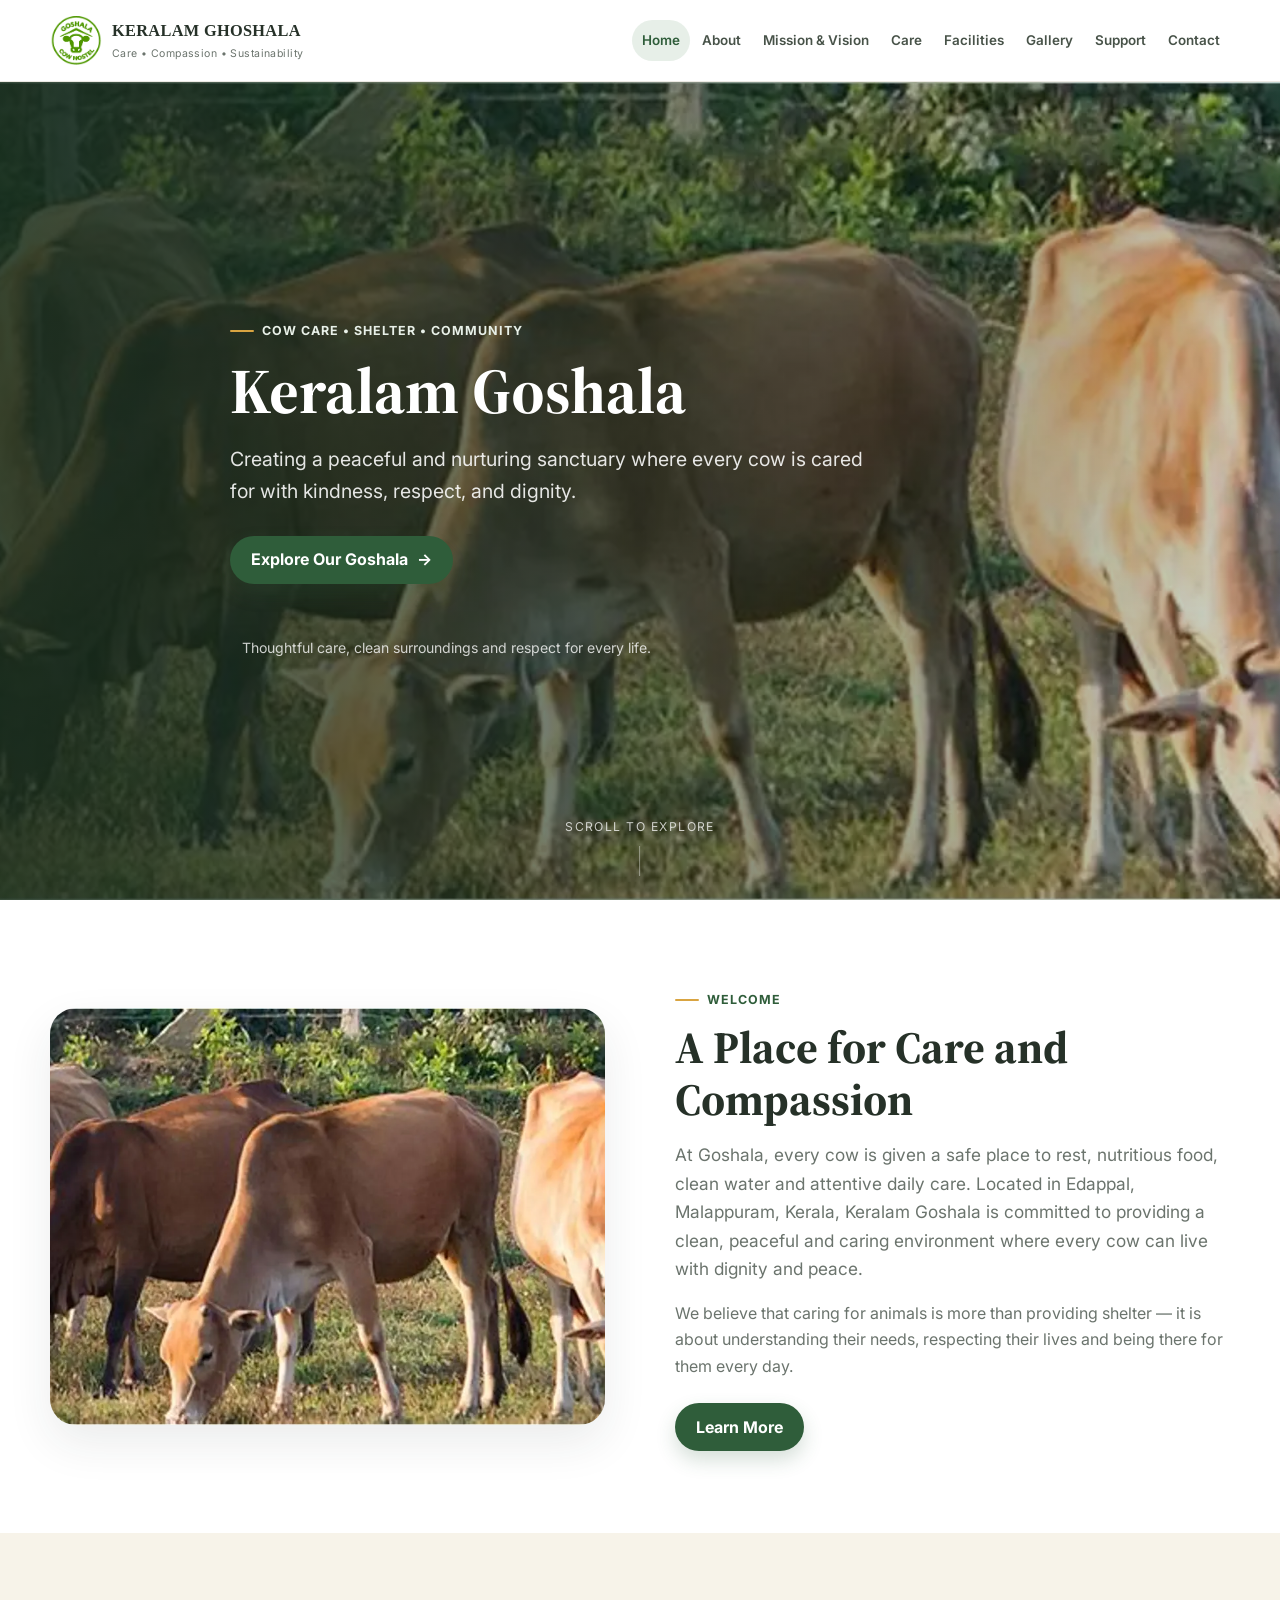
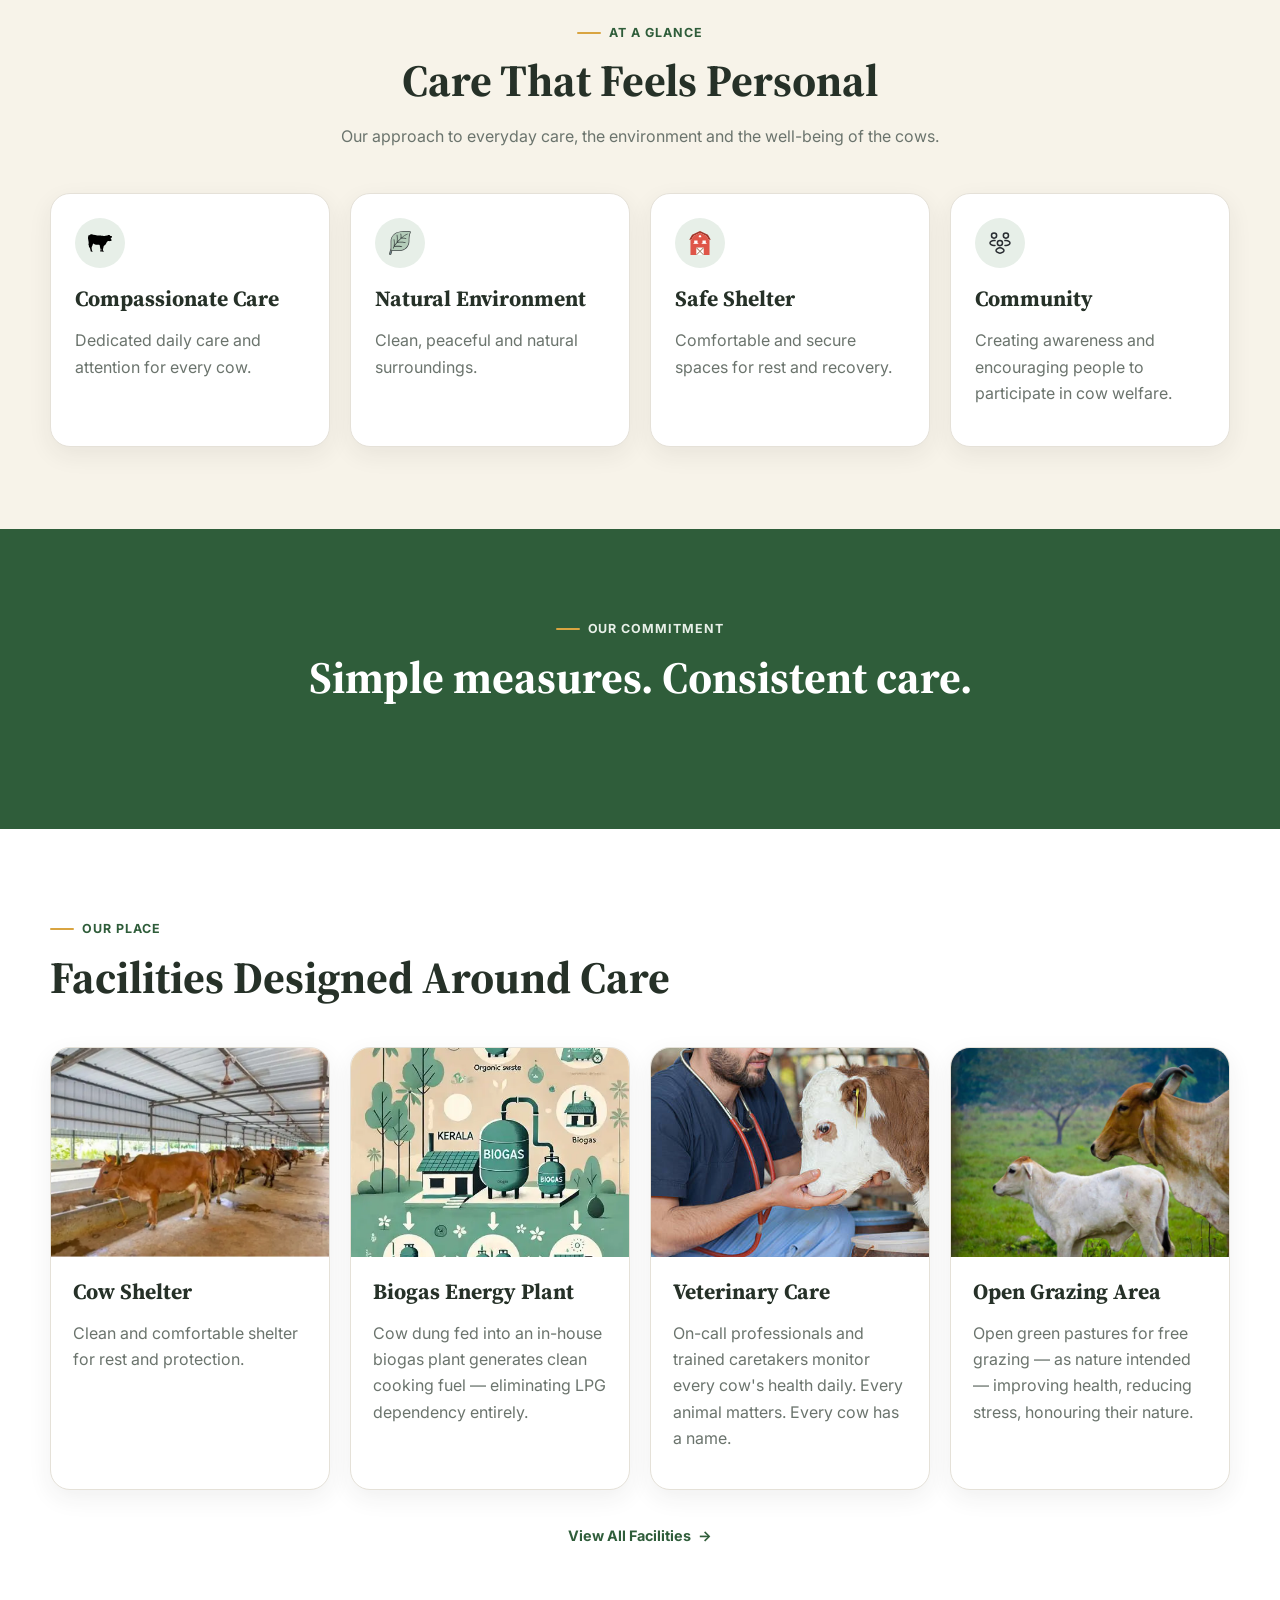
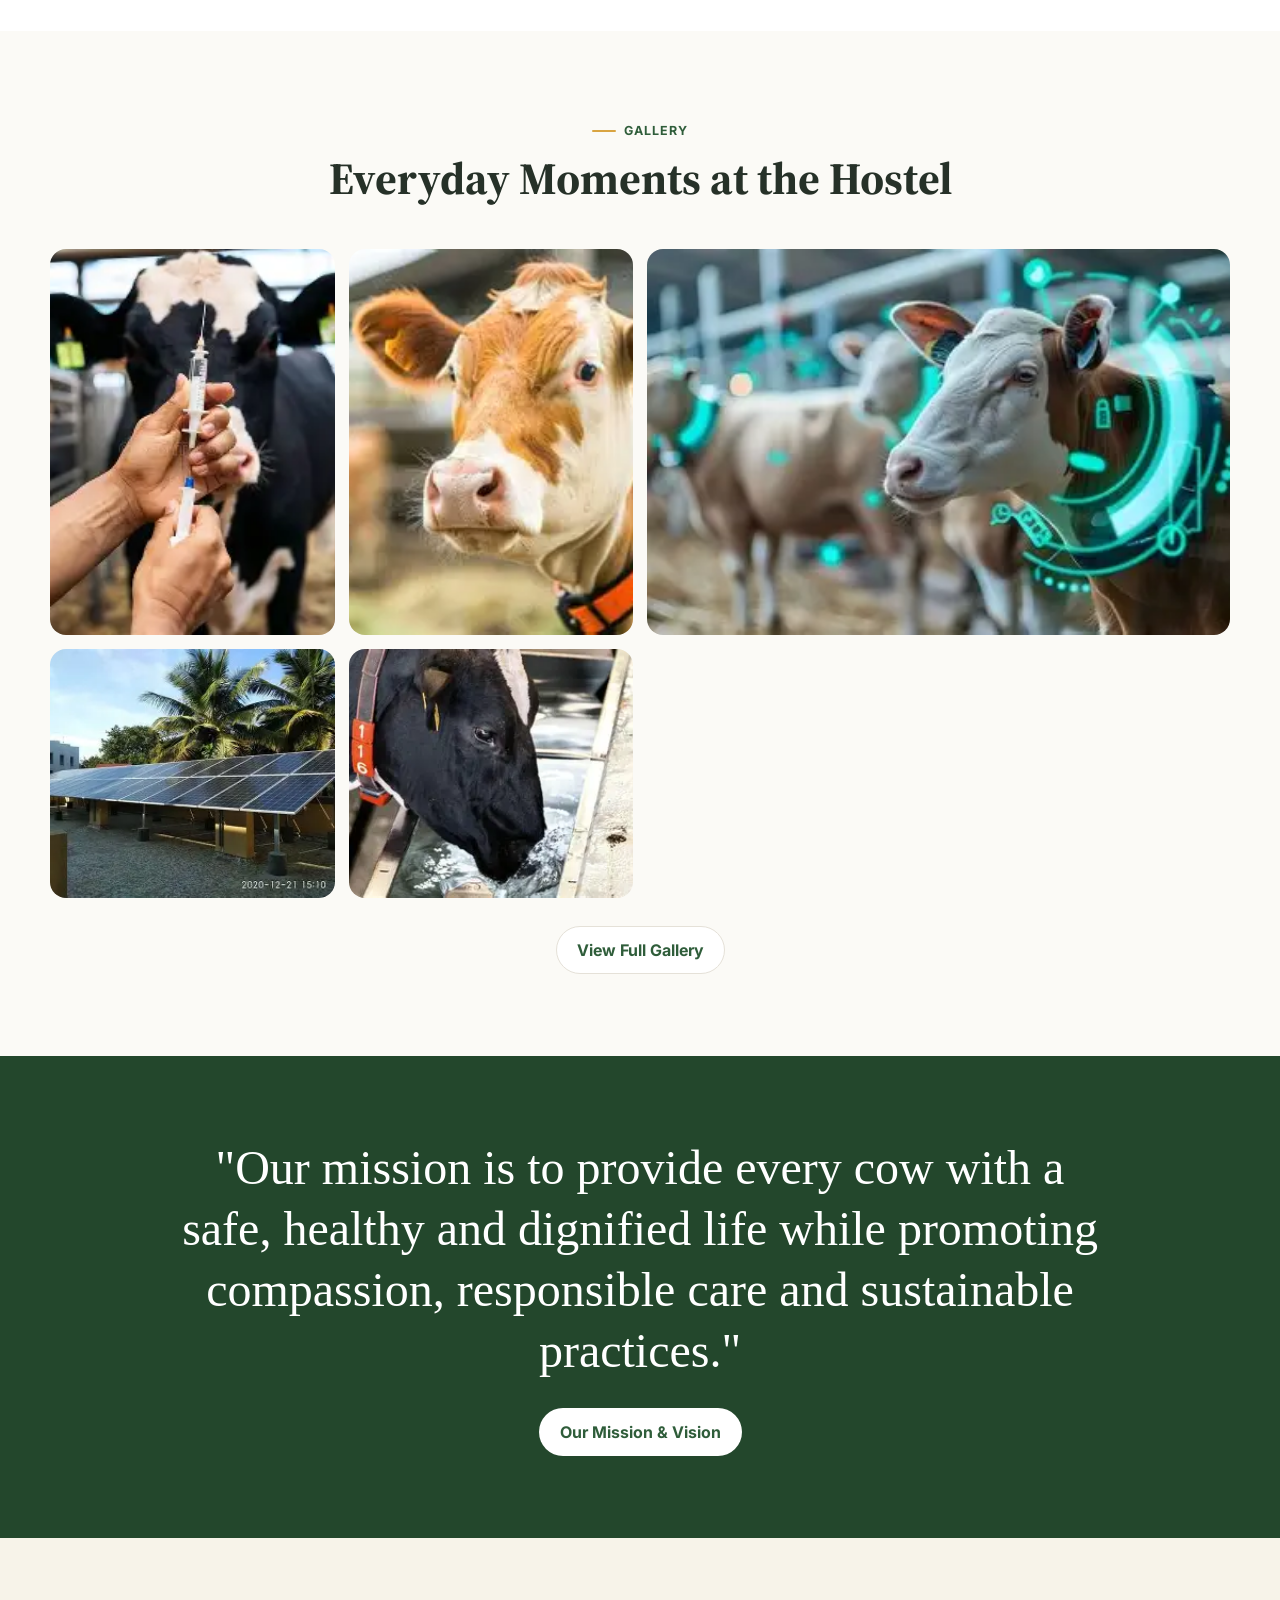
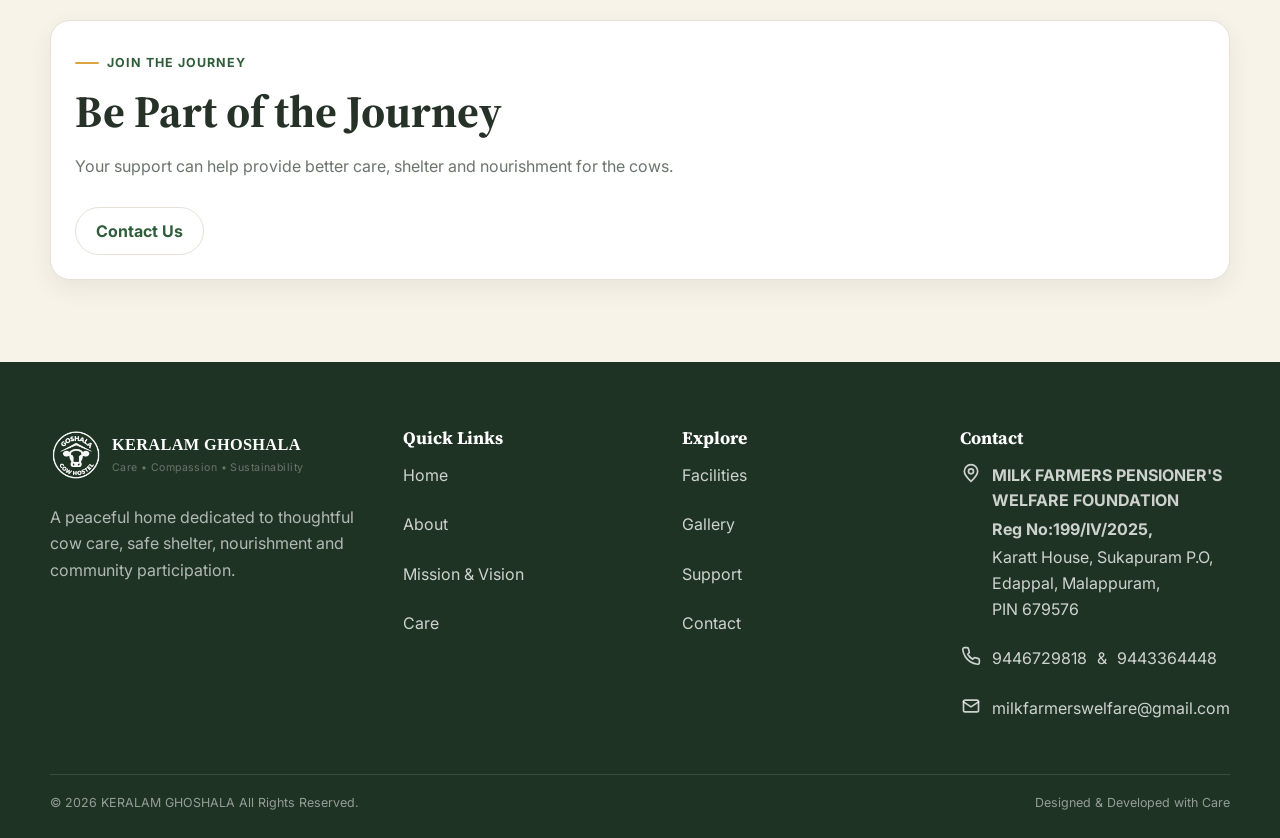
<file: index.html>
<!doctype html>
<html lang="en">

<head>
  <meta charset="utf-8">

  <meta name="viewport" content="width=device-width, initial-scale=1">

  <!-- Primary SEO -->
  <title>Keralam Goshala | Cow Protection & Care in Kerala</title>
  <link rel="icon" type="image/png" href="images/logo/favicon.png">
  <meta name="description"
    content="Keralam Goshala is a caring home dedicated to the protection, welfare and well-being of cows in Kerala. Learn about our goshala, activities and mission.">

  <meta name="robots" content="index, follow">

  <link rel="canonical" href="https://keralamgoshala.org/">

  <!-- Open Graph / Social Sharing -->
  <meta property="og:title" content="Keralam Goshala | Cow Protection & Care in Kerala">

  <meta property="og:description"
    content="Keralam Goshala is dedicated to the protection, welfare and well-being of cows in Kerala.">

  <meta property="og:type" content="website">

  <meta property="og:url" content="https://keralamgoshala.org/">

  <meta property="og:image" content="https://keralamgoshala.org/images/hero/cow_hero.webp">

  <meta property="og:site_name" content="Keralam Goshala">

  <!-- Twitter / X -->
  <meta name="twitter:card" content="summary_large_image">

  <meta name="twitter:title" content="Keralam Goshala | Cow Protection & Care in Kerala">

  <meta name="twitter:description"
    content="A caring home dedicated to the protection, welfare and well-being of cows in Kerala.">

  <meta name="twitter:image" content="https://keralamgoshala.org/images/hero/cow_hero.webp">

  <!-- Stylesheets -->
  <link rel="stylesheet" href="css/style.css">
  <link rel="stylesheet" href="css/responsive.css">

<script type="application/ld+json">
{
  "@context": "https://schema.org",
  "@type": "Organization",
  "name": "Keralam Goshala",
  "url": "https://keralamgoshala.org/",
  "logo": "https://keralamgoshala.org/images/logo/logo.png",
  "description": "Keralam Goshala is a caring home dedicated to the protection, welfare and well-being of cows in Kerala.",
  "telephone": [
    "+91-9446729818",
    "+91-9443364448"
  ],
  "email": "milkfarmerswelfare@gmail.com",
  "address": {
    "@type": "PostalAddress",
    "streetAddress": "Karatt House, Sukapuram P.O.",
    "addressLocality": "Edappal",
    "addressRegion": "Kerala",
    "postalCode": "679576",
    "addressCountry": "IN"
  }
}
</script>

</head>

<body>
  <header class="site-header">
    <nav class="navbar container" aria-label="Main navigation">
      <a class="brand" href="index.html" aria-label="KERALAM GHOSHALA home">
        <img class="brand-logo" src="images/logo/logo.png" alt="Keralam Goshala logo">

        <span class="brand-text">
          <strong>KERALAM GHOSHALA</strong>
          <span>Care • Compassion • Sustainability</span>
        </span>
      </a>
      <div class="nav-links">
        <a data-page-link href="index.html">Home</a><a data-page-link href="about.html">About</a><a data-page-link
          href="mission-vision.html">Mission & Vision</a><a data-page-link href="care.html">Care</a><a data-page-link
          href="facilities.html">Facilities</a><a data-page-link href="gallery.html">Gallery</a>
          <a data-page-link href="support.html">Support</a>
        <a data-page-link href="contact.html">Contact</a>
      </div>
      <button class="mobile-toggle" type="button" aria-label="Open navigation menu"
        aria-expanded="false"><span></span></button>
      <div class="mobile-menu" aria-label="Mobile navigation">
        <a data-page-link href="index.html">Home</a><a data-page-link href="about.html">About</a><a data-page-link
          href="mission-vision.html">Mission & Vision</a><a data-page-link href="care.html">Care</a><a data-page-link
          href="facilities.html">Facilities</a><a data-page-link href="gallery.html">Gallery</a>
          <a data-page-link href="support.html">Support</a>
          <a data-page-link href="contact.html">Contact</a>
      </div>
    </nav>
  </header>
  <main class="page-main">
    <section class="hero">
      <img class="hero-image" src="images/hero/cow_hero.webp"
      alt="Cows at Keralam Goshala">
      <div class="container hero-content reveal">
        <div class="eyebrow">Cow Care • Shelter • Community</div>
        <h1>Keralam Goshala</h1>
        <p>Creating a peaceful and nurturing sanctuary where every cow is cared for with kindness, respect, and dignity.
        </p>
        <div class="hero-actions"><a class="btn btn-primary" href="about.html">Explore Our Goshala <span
              aria-hidden="true">→</span></a></div>
        <div class="hero-note"><span aria-hidden="true"></span> Thoughtful care, clean surroundings and respect for
          every life.</div>
      </div>
      <a class="scroll-indicator" href="#intro">Scroll to explore</a>
    </section>

    <section class="section" id="intro">
      <div class="container split reveal">
        <div class="split-media"><img src="images/cows/cow_hero.webp"
            alt="Cows resting at Keralam Goshala" loading="lazy">
          </div>
        <div class="split-copy">
          <div class="eyebrow">Welcome</div>
          <h2>A Place for Care and Compassion</h2>
          <p class="lead">At Goshala, every cow is given a safe place to rest, nutritious food, clean water and attentive daily care. 
            Located in Edappal, Malappuram, Kerala, Keralam Goshala is committed to providing a clean,
             peaceful and caring environment where every cow can live with dignity and peace.</p>
          <p>We believe that caring for animals is more than providing shelter — it is about understanding their needs,
            respecting their lives and being there for them every day.</p>
          <div class="actions"><a class="btn btn-primary" href="about.html">Learn More</a></div>
        </div>
      </div>
    </section>

    <section class="section section--cream">
      <div class="container">
        <div class="section-title reveal">
          <div class="eyebrow">At a glance</div>
          <h2>Care That Feels Personal</h2>
          <p>Our approach to everyday care, the environment and the well-being of the cows.</p>
        </div>
        <!--<div class="grid grid-4">-->
<div class="grid grid-4 facility-cards">

  <article class="card reveal">
    <div class="icon-circle">
      <img src="images/icons/cow.svg" alt="" aria-hidden="true">
    </div>
    <h3>Compassionate Care</h3>
    <p>Dedicated daily care and attention for every cow.</p>
  </article>

  <article class="card reveal">
    <div class="icon-circle">
      <img src="images/icons/leaf.svg" alt="" aria-hidden="true">
    </div>
    <h3>Natural Environment</h3>
    <p>Clean, peaceful and natural surroundings.</p>
  </article>

  <article class="card reveal">
    <div class="icon-circle">
      <img src="images/icons/barn.svg" alt="" aria-hidden="true">
    </div>
    <h3>Safe Shelter</h3>
    <p>Comfortable and secure spaces for rest and recovery.</p>
  </article>

  <article class="card reveal">
    <div class="icon-circle">
      <img src="images/icons/people.svg" alt="" aria-hidden="true">
    </div>
    <h3>Community</h3>
    <p>Creating awareness and encouraging people to participate in cow welfare.</p>
  </article>

</div>
      </div>
    </section>

    <section class="section section--green">
      <div class="container">
        <div class="section-title reveal">
          <div class="eyebrow eyebrow-light">Our commitment</div>
          <h2>Simple measures. Consistent care.</h2>
        </div>
      </div>
    </section>

    <section class="section">
      <div class="container">
        <div class="section-title left reveal">
          <div class="eyebrow">Our place</div>
          <h2>Facilities Designed Around Care</h2>
          
        </div>
        <!-- <div class="grid grid-4"> -->
        <div class="grid grid-4 facility-cards">
          <article class="card image-card reveal"><img src="images\facilities\shelter.webp"
              alt="Cow shelter at Keralam Goshala" loading="lazy">
            <div class="card-body">
              <h3>Cow Shelter</h3>
              <p>Clean and comfortable shelter for rest and protection.</p>
            </div>
          </article>
          <article class="card image-card reveal">
            <img src="images\facilities\biogas.webp"
              alt="Biogas plant at Keralam Goshala" loading="lazy">
            <div class="card-body">
              <h3>Biogas Energy Plant</h3>
              <p>Cow dung fed into an in-house biogas plant generates clean cooking fuel — eliminating LPG dependency
                entirely.</p>
            </div>
          </article>
          <article class="card image-card reveal"><img src="images\facilities\vettinery.jpg"
              alt="Veterinary care area at Keralam Goshala" loading="lazy">
            <div class="card-body">
              <h3>Veterinary Care</h3>
              <p>On-call professionals and trained caretakers monitor every cow's health daily. Every animal matters.
                Every cow has a name.</p>
            </div>
          </article>
          <article class="card image-card reveal"><img src="images\facilities\open_gazingjpg.jpg"
              alt="Open grazing area at Keralam Goshala" loading="lazy">
            <div class="card-body">
              <h3>Open Grazing Area</h3>
              <p>Open green pastures for free grazing — as nature intended — improving health, reducing stress,
                honouring their nature.</p>
            </div>
          </article>
        </div>
        <div class="text-center mt-28"><a class="card-link" href="facilities.html">View All Facilities</a></div>
      </div>
    </section>

    <section class="section section--soft">
      <div class="container">
        <div class="section-title reveal">
          <div class="eyebrow">Gallery</div>
          <h2>Everyday Moments at the Hostel</h2>
        </div>
        <div class="gallery-grid"><a href="gallery.html" class="gallery-item reveal"><img src="images/gallery/care.webp"
              alt="Morning at the shelter" loading="lazy"><a href="gallery.html" class="gallery-item reveal"><img
              src="images/gallery/iot_coller.webp" alt="Cows in the pasture" loading="lazy"><a href="gallery.html"
            class="gallery-item wide reveal"><img src="images/gallery/iot.webp" alt="Fresh fodder preparation"
              loading="lazy"><a href="gallery.html" class="gallery-item reveal"><img
              src="images/gallery/solar.webp" alt="Volunteer feeding time" loading="lazy"><a href="gallery.html"
            class="gallery-item reveal"><img src="images/gallery/water.webp" alt="Clean shelter" loading="lazy">
        </div>
        <div class="text-center mt-28"><a class="btn btn-secondary" href="gallery.html">View Full Gallery</a></div>
      </div>
    </section>

    <section class="section quote-section"><img class="quote-bg" src="images/gallery/g-07.svg" alt=""
        aria-hidden="true">
      <div class="quote-overlay"></div>
      <div class="container quote-content reveal">
        <blockquote>"Our mission is to provide every cow with a safe, healthy and dignified life while promoting
          compassion, responsible care and sustainable practices."</blockquote><a class="btn btn-light"
          href="mission-vision.html">Our Mission & Vision</a>
      </div>
    </section>

    <section class="section section--cream">
      <div class="container">
        <div class="card reveal" class="cta-row">
          <div>
            <div class="eyebrow">Join the journey</div>
            <h2>Be Part of the Journey</h2>
            <p>Your support can help provide better care, shelter and nourishment for the cows.</p>
          </div>
          <div class="hero-actions">
            <a class="btn btn-secondary" href="contact.html">Contact Us</a>
          </div>
        </div>
      </div>
    </section>
  </main>
  <footer class="site-footer">
    <div class="container">
      <div class="footer-grid">
        <div class="footer-brand">
          <div class="brand">
            <img class="brand-logo" src="images\logo\white_logo.png" alt="Keralam Goshala logo">

            <span class="brand-text">
              <strong class="footer-brand-name">KERALAM GHOSHALA</strong>
              <span class="footer-tagline">Care • Compassion • Sustainability</span>
            </span>
          </div>
          <p class="footer-description">A peaceful home dedicated to thoughtful cow care, safe shelter, nourishment and
            community participation.</p>
        </div>
        <div>
          <h3>Quick Links</h3>
          <ul class="footer-links">
            <li><a href="index.html">Home</a></li>
            <li><a href="about.html">About</a></li>
            <li><a href="mission-vision.html">Mission & Vision</a></li>
            <li><a href="care.html">Care</a></li>
          </ul>
        </div>
        <div>
          <h3>Explore</h3>
          <ul class="footer-links">
            <li><a href="facilities.html">Facilities</a></li>
            <li><a href="gallery.html">Gallery</a></li>
            <li><a href="support.html">Support</a></li>
            <li><a href="contact.html">Contact</a></li>
          </ul>
        </div>
        <div>
          <h3>Contact</h3>
<ul class="footer-links">
    <li class="footer-address">
        <span class="icon" aria-hidden="true">
            <svg xmlns="http://www.w3.org/2000/svg" width="20" height="20"
                viewBox="0 0 24 24" fill="none" stroke="currentColor"
                stroke-width="2" stroke-linecap="round" stroke-linejoin="round">
                <path d="M20 10c0 5-8 12-8 12S4 15 4 10a8 8 0 1 1 16 0Z"/>
                <circle cx="12" cy="10" r="3"/>
            </svg>
        </span>

        <span>
            <strong>MILK FARMERS PENSIONER'S WELFARE FOUNDATION</strong><br>
            <strong>Reg No:199/IV/2025,</strong><br>
            Karatt House, Sukapuram P.O,<br>
            Edappal, Malappuram,<br>
            PIN 679576
        </span>
    </li>

    <li>
        <span class="icon" aria-hidden="true">
            <svg xmlns="http://www.w3.org/2000/svg" width="20" height="20"
                viewBox="0 0 24 24" fill="none" stroke="currentColor"
                stroke-width="2" stroke-linecap="round" stroke-linejoin="round">
                <path d="M22 16.92v3a2 2 0 0 1-2.18 2
                    19.79 19.79 0 0 1-8.63-3.07
                    19.5 19.5 0 0 1-6-6
                    19.79 19.79 0 0 1-3.07-8.67
                    A2 2 0 0 1 4.11 2h3
                    a2 2 0 0 1 2 1.72
                    12.84 12.84 0 0 0 .7 2.81
                    2 2 0 0 1-.45 2.11L8.09 9.91
                    a16 16 0 0 0 6 6l1.27-1.27
                    a2 2 0 0 1 2.11-.45
                    12.84 12.84 0 0 0 2.81.7
                    A2 2 0 0 1 22 16.92z"/>
            </svg>
        </span>

        <a href="https://wa.me/919446729818" target="_blank" rel="noopener">
            9446729818
        </a>
        <span> & </span>
        <a href="https://wa.me/919443364448" target="_blank" rel="noopener">
            9443364448
        </a>
    </li>

    <li>
        <span class="icon" aria-hidden="true">
            <svg xmlns="http://www.w3.org/2000/svg" width="20" height="20"
                viewBox="0 0 24 24" fill="none" stroke="currentColor"
                stroke-width="2" stroke-linecap="round" stroke-linejoin="round">
                <rect x="3" y="5" width="18" height="14" rx="2"/>
                <polyline points="3,7 12,13 21,7"/>
            </svg>
        </span>

        <a href="mailto:milkfarmerswelfare@gmail.com">
            milkfarmerswelfare@gmail.com
        </a>
    </li>
</ul>

        </div>
      </div>
      <div class="footer-bottom"><span>© 2026 KERALAM GHOSHALA All Rights Reserved.</span><span>Designed & Developed
          with Care</span></div>
    </div>
  </footer>
  <script src="js/script.js"></script>
</body>

</html>
</file>
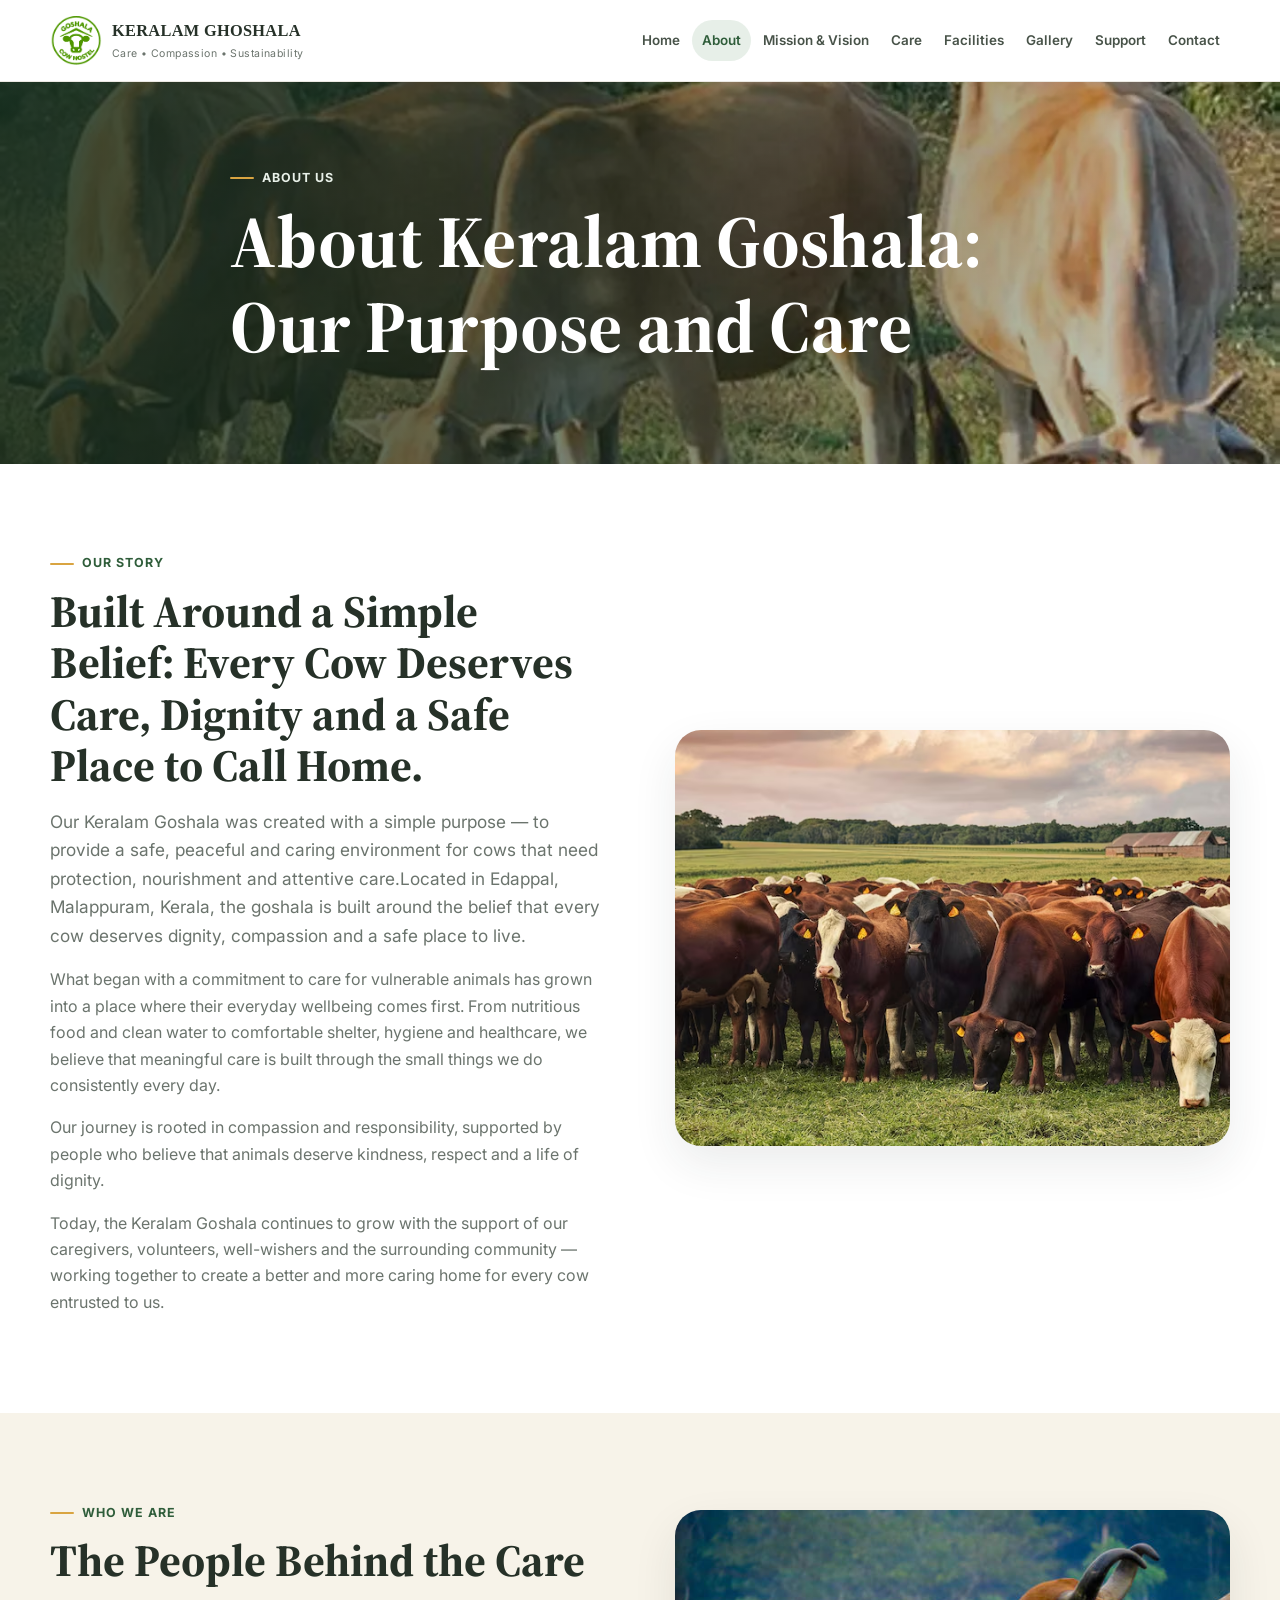
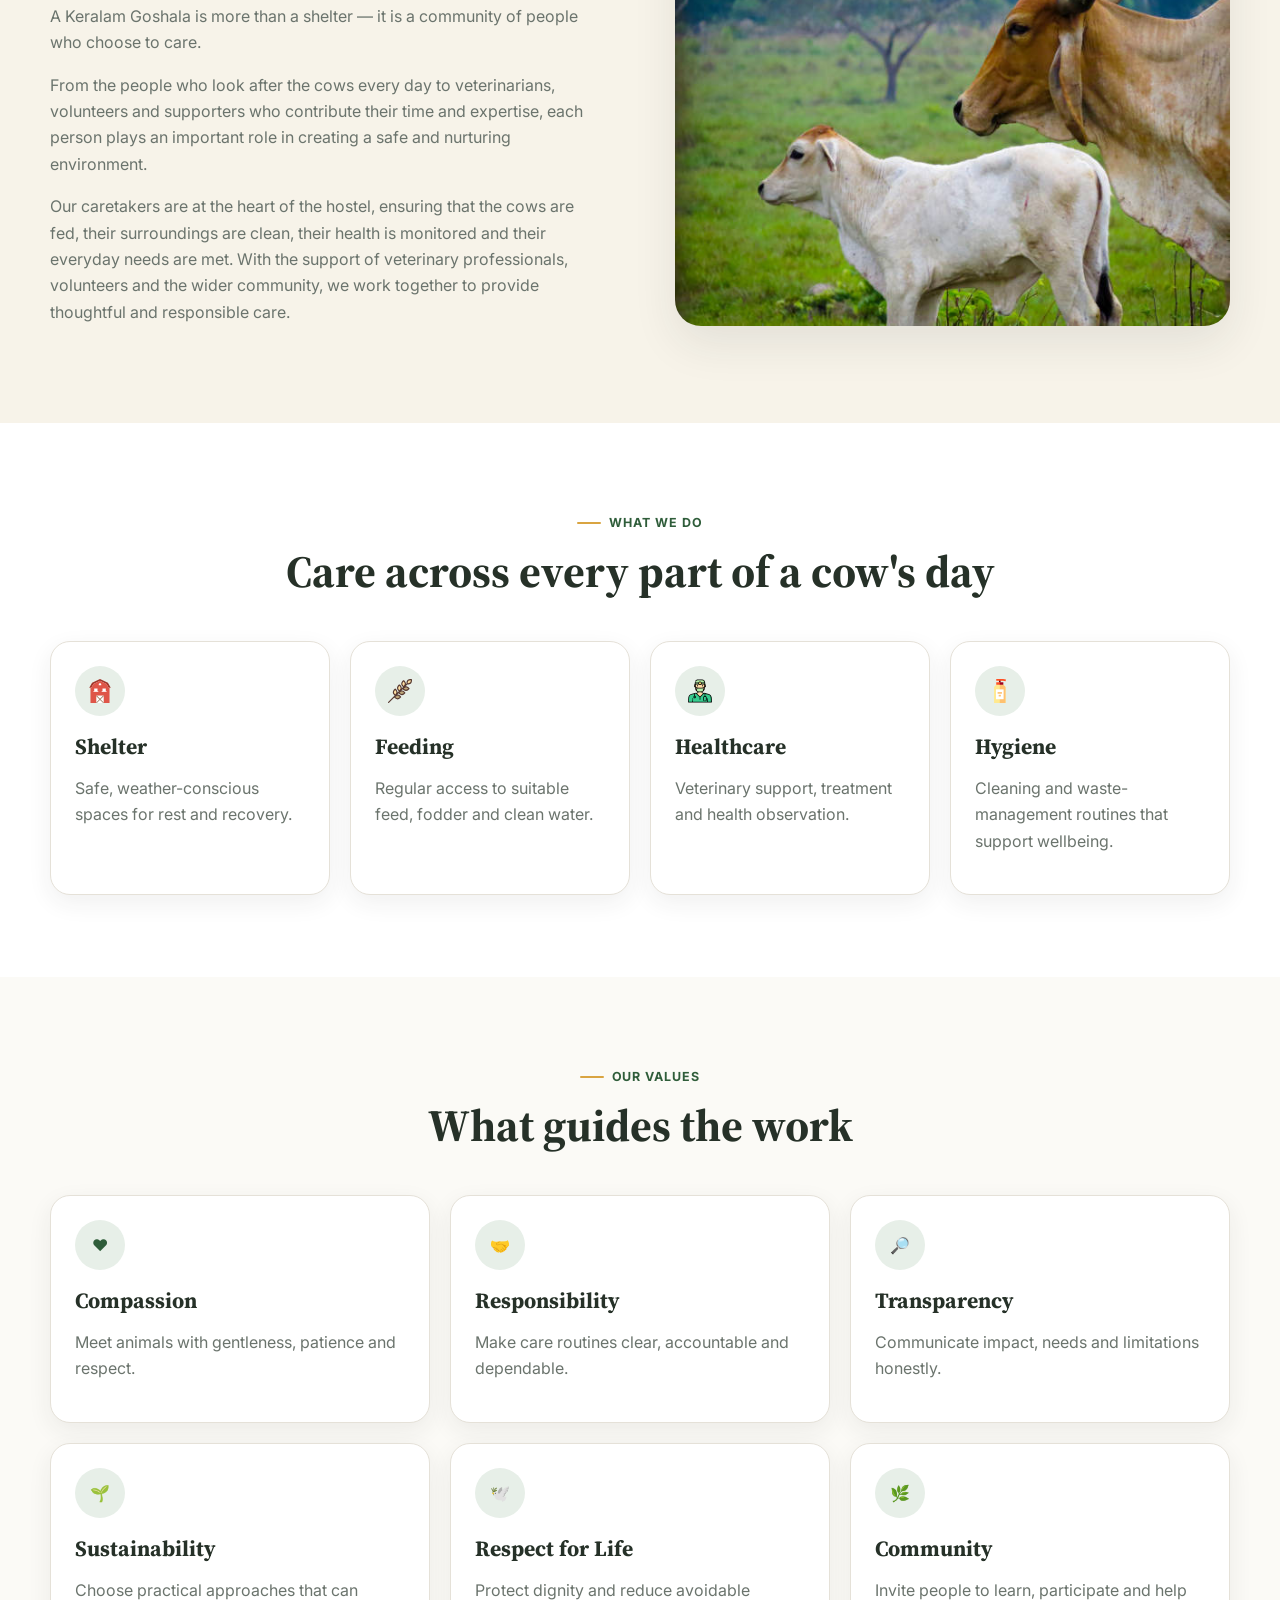
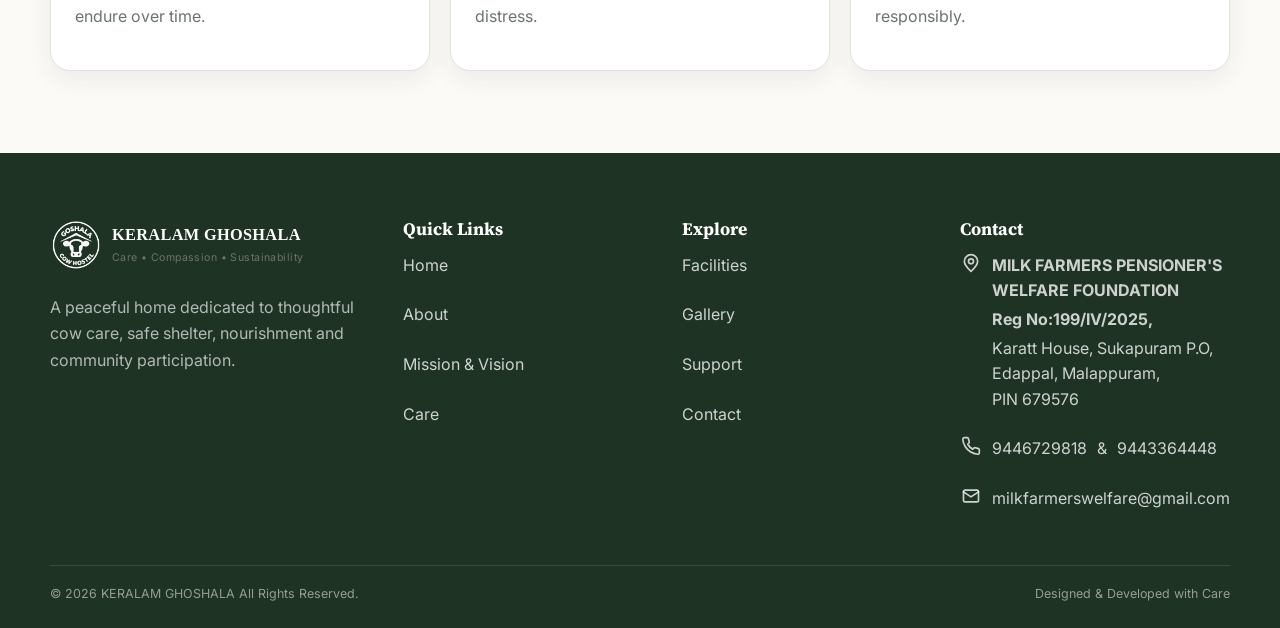
<file: about.html>
<!doctype html>
<html lang="en">

<head>
    <meta charset="utf-8">
    <meta name="viewport" content="width=device-width, initial-scale=1">

    <title>About Keralam Goshala | Cow Care & Welfare in Kerala</title>
    <link rel="icon" type="image/png" href="images/logo/favicon.png">
    <meta name="description"
        content="Learn about Keralam Goshala, our story, values and commitment to the care, protection and welfare of cows in Kerala.">

    <meta name="robots" content="index, follow">

    <link rel="canonical"
        href="https://keralamgoshala.org/about.html">

    <meta property="og:title"
        content="About Keralam Goshala | Cow Care & Welfare in Kerala">

    <meta property="og:description"
        content="Learn about Keralam Goshala, our story, people and values behind compassionate cow care.">

    <meta property="og:type" content="website">

    <meta property="og:image"
        content="https://keralamgoshala.org/images/cows/cows-03.svg">

    <link rel="stylesheet" href="css/style.css">
    <link rel="stylesheet" href="css/responsive.css">
</head>

<body>
    <header class="site-header">
        <nav class="navbar container" aria-label="Main navigation">
            <a class="brand" href="index.html" aria-label="KERALAM GHOSHALA home">
        <img class="brand-logo" src="images/logo/logo.png" alt="Keralam Goshala logo">

        <span class="brand-text">
          <strong>KERALAM GHOSHALA</strong>
          <span>Care • Compassion • Sustainability</span>
        </span>
      </a>
<div class="nav-links"><a data-page-link href="index.html">Home</a><a data-page-link
                    href="about.html">About</a><a data-page-link href="mission-vision.html">Mission & Vision</a><a
                    data-page-link href="care.html">Care</a><a data-page-link href="facilities.html">Facilities</a><a
                    data-page-link href="gallery.html">Gallery</a><a data-page-link href="support.html">Support</a><a
                    data-page-link href="contact.html">Contact</a></div>
                    <button class="mobile-toggle" type="button"
                aria-label="Open navigation menu" aria-expanded="false"><span></span></button>
            <div class="mobile-menu"><a data-page-link href="index.html">Home</a><a data-page-link
                    href="about.html">About</a><a data-page-link href="mission-vision.html">Mission & Vision</a><a
                    data-page-link href="care.html">Care</a><a data-page-link href="facilities.html">Facilities</a><a
                    data-page-link href="gallery.html">Gallery</a><a data-page-link href="support.html">Support</a><a
                    data-page-link href="contact.html">Contact</a></div>
        </nav>
    </header>
    <main class="page-main">
        <section class="hero page-hero"><img class="hero-image" src="images/cows/cow_hero.webp"
                alt=" showing a cow care moment">
            <div class="container hero-content reveal">
                <div class="eyebrow">About Us</div>
                <h1>About Keralam Goshala: Our Purpose and Care</h1>
            </div>
        </section>
        <section class="section">
            <div class="container split reveal">
                <div class="split-copy">
                    <div class="eyebrow">Our Story</div>
                    <h2>Built Around a Simple Belief: Every Cow Deserves Care, Dignity and a Safe Place to Call Home.
                    </h2>
                    <p class="lead">Our Keralam Goshala was created with a simple purpose — to provide a safe, peaceful and caring environment for cows that need protection,
                         nourishment and attentive care.Located in Edappal, Malappuram, Kerala, the goshala is built around the belief that every cow deserves dignity, 
                         compassion and a safe place to live.</p>
                    <p>What began with a commitment to care for vulnerable animals has grown into a place where their
                        everyday wellbeing comes first.
                        From nutritious food and clean water to comfortable shelter, hygiene and healthcare,
                        we believe that meaningful care is built through the small things we do consistently every day.
                    </p>
                    <p>Our journey is rooted in compassion and responsibility, supported by people who believe that
                        animals deserve kindness,
                        respect and a life of dignity.</p>
                    <p>Today, the Keralam Goshala continues to grow with the support of our caregivers, volunteers,
                        well-wishers and the surrounding community —
                        working together to create a better and more caring home for every cow entrusted to us.</p>
                </div>
                <div class="split-media"><img src="images/cows/cattles.avif"
                        alt=" showing a rescued cow receiving attention" loading="lazy"></div>
            </div>
        </section>
        <section class="section section--cream">
            <div class="container split reverse reveal">
                <div class="split-media"><img src="images\facilities\open_gazingjpg.jpg"
                        alt=" community activity around the shelter" loading="lazy"></div>
                <div class="split-copy">
                    <div class="eyebrow">Who We Are</div>
                    <h2>The People Behind the Care</h2>
                    <p>A Keralam Goshala is more than a shelter — it is a community of people who choose to care.</p>
                    <p>From the people who look after the cows every day to veterinarians,
                        volunteers and supporters who contribute their time and expertise,
                        each person plays an important role in creating a safe and nurturing environment.</p>
                    <p>Our caretakers are at the heart of the hostel, ensuring that the cows are fed,
                        their surroundings are clean, their health is monitored and their everyday needs are met.
                        With the support of veterinary professionals, volunteers and the wider community,
                        we work together to provide thoughtful and responsible care.</p>
                </div>
            </div>
        </section>
        <section class="section">
            <div class="container">
                <div class="section-title reveal">
                    <div class="eyebrow">What We Do</div>
                    <h2>Care across every part of a cow's day</h2>
                </div>
                <div class="grid grid-4">
                    <article class="card reveal">
                        <div class="icon-circle">
                          <img src="images/icons/barn.svg" alt="" aria-hidden="true"></div>
                        <h3>Shelter</h3>
                        <p>Safe, weather-conscious spaces for rest and recovery.</p>
                    </article>
                    <article class="card reveal">
                        <div class="icon-circle">
                          <img src="images/icons/feed.svg" alt="" aria-hidden="true">
                        </div>
                        <h3>Feeding</h3>
                        <p>Regular access to suitable feed, fodder and clean water.</p>
                    </article>
                    <article class="card reveal">
                        <div class="icon-circle">
                           <img src="images/icons/healthcare.svg" alt="" aria-hidden="true">
                        </div>
                        <h3>Healthcare</h3>
                        <p>Veterinary support, treatment and health observation.</p>
                    </article>
                    <article class="card reveal">
                        <div class="icon-circle">
                          <img src="images/icons/hygiene.svg" alt="" aria-hidden="true">
                        </div>
                        <h3>Hygiene</h3>
                        <p>Cleaning and waste-management routines that support wellbeing.</p>
                    </article>
                </div>
            </div>
        </section>
        <section class="section section--soft">
            <div class="container">
                <div class="section-title reveal">
                    <div class="eyebrow">Our Values</div>
                    <h2>What guides the work</h2>
                </div>
                <div class="grid grid-3">
                    <article class="card reveal">
                        <div class="icon-circle">❤️</div>
                        <h3>Compassion</h3>
                        <p>Meet animals with gentleness, patience and respect.</p>
                    </article>
                    <article class="card reveal">
                        <div class="icon-circle">🤝</div>
                        <h3>Responsibility</h3>
                        <p>Make care routines clear, accountable and dependable.</p>
                    </article>
                    <article class="card reveal">
                        <div class="icon-circle">🔎</div>
                        <h3>Transparency</h3>
                        <p>Communicate impact, needs and limitations honestly.</p>
                    </article>
                    <article class="card reveal">
                        <div class="icon-circle">🌱</div>
                        <h3>Sustainability</h3>
                        <p>Choose practical approaches that can endure over time.</p>
                    </article>
                    <article class="card reveal">
                        <div class="icon-circle">🕊️</div>
                        <h3>Respect for Life</h3>
                        <p>Protect dignity and reduce avoidable distress.</p>
                    </article>
                    <article class="card reveal">
                        <div class="icon-circle">🌿</div>
                        <h3>Community</h3>
                        <p>Invite people to learn, participate and help responsibly.</p>
                    </article>
                </div>
            </div>
        </section>
    </main>
    <footer class="site-footer">
        <div class="container">
            <div class="footer-grid">
                <div class="footer-brand">
<div class="brand">
            <img class="brand-logo" src="images\logo\white_logo.png" alt="Keralam Goshala logo">

            <span class="brand-text">
              <strong class="footer-brand-name">KERALAM GHOSHALA</strong>
              <span class="footer-tagline">Care • Compassion • Sustainability</span>
            </span>
          </div>
                    <p class="footer-description">A peaceful home dedicated to thoughtful cow care, safe shelter,
                        nourishment and community participation.</p>
                </div>
                <div>
                    <h3>Quick Links</h3>
                    <ul class="footer-links">
                        <li><a href="index.html">Home</a></li>
                        <li><a href="about.html">About</a></li>
                        <li><a href="mission-vision.html">Mission & Vision</a></li>
                        <li><a href="care.html">Care</a></li>
                    </ul>
                </div>
                <div>
                    <h3>Explore</h3>
                    <ul class="footer-links">
                        <li><a href="facilities.html">Facilities</a></li>
                        <li><a href="gallery.html">Gallery</a></li>
                       <li><a href="support.html">Support</a></li>
                        <li><a href="contact.html">Contact</a></li>
                    </ul>
                </div>
                <div>
                    <h3>Contact</h3>
                   <ul class="footer-links">
    <li class="footer-address">
        <span class="icon" aria-hidden="true">
            <svg xmlns="http://www.w3.org/2000/svg" width="20" height="20"
                viewBox="0 0 24 24" fill="none" stroke="currentColor"
                stroke-width="2" stroke-linecap="round" stroke-linejoin="round">
                <path d="M20 10c0 5-8 12-8 12S4 15 4 10a8 8 0 1 1 16 0Z"/>
                <circle cx="12" cy="10" r="3"/>
            </svg>
        </span>

        <span>
            <strong>MILK FARMERS PENSIONER'S WELFARE FOUNDATION</strong><br>
            <strong>Reg No:199/IV/2025,</strong><br>
            Karatt House, Sukapuram P.O,<br>
            Edappal, Malappuram,<br>
            PIN 679576
        </span>
    </li>

    <li>
        <span class="icon" aria-hidden="true">
            <svg xmlns="http://www.w3.org/2000/svg" width="20" height="20"
                viewBox="0 0 24 24" fill="none" stroke="currentColor"
                stroke-width="2" stroke-linecap="round" stroke-linejoin="round">
                <path d="M22 16.92v3a2 2 0 0 1-2.18 2
                    19.79 19.79 0 0 1-8.63-3.07
                    19.5 19.5 0 0 1-6-6
                    19.79 19.79 0 0 1-3.07-8.67
                    A2 2 0 0 1 4.11 2h3
                    a2 2 0 0 1 2 1.72
                    12.84 12.84 0 0 0 .7 2.81
                    2 2 0 0 1-.45 2.11L8.09 9.91
                    a16 16 0 0 0 6 6l1.27-1.27
                    a2 2 0 0 1 2.11-.45
                    12.84 12.84 0 0 0 2.81.7
                    A2 2 0 0 1 22 16.92z"/>
            </svg>
        </span>

        <a href="https://wa.me/919446729818" target="_blank" rel="noopener">
            9446729818
        </a>
        <span> & </span>
        <a href="https://wa.me/919443364448" target="_blank" rel="noopener">
            9443364448
        </a>
    </li>

    <li>
        <span class="icon" aria-hidden="true">
            <svg xmlns="http://www.w3.org/2000/svg" width="20" height="20"
                viewBox="0 0 24 24" fill="none" stroke="currentColor"
                stroke-width="2" stroke-linecap="round" stroke-linejoin="round">
                <rect x="3" y="5" width="18" height="14" rx="2"/>
                <polyline points="3,7 12,13 21,7"/>
            </svg>
        </span>

        <a href="mailto:milkfarmerswelfare@gmail.com">
            milkfarmerswelfare@gmail.com
        </a>
    </li>
</ul>
<!--                    <h3 class="footer-social-title">Follow Us</h3>
                    <div class="footer-social"><a class="social-link" href="#" aria-label="Facebook">f</a><a
                            class="social-link" href="#" aria-label="Instagram">ig</a><a class="social-link" href="#"
                            aria-label="YouTube">yt</a><a class="social-link" href="#" aria-label="WhatsApp">wa</a>
                    </div> -->
                </div>
            </div>
            <div class="footer-bottom"><span>© 2026 KERALAM GHOSHALA All Rights Reserved.</span><span>Designed &
                    Developed with Care</span></div>
        </div>
    </footer>
    <script src="js/script.js"></script>
</body>

</html>
</file>
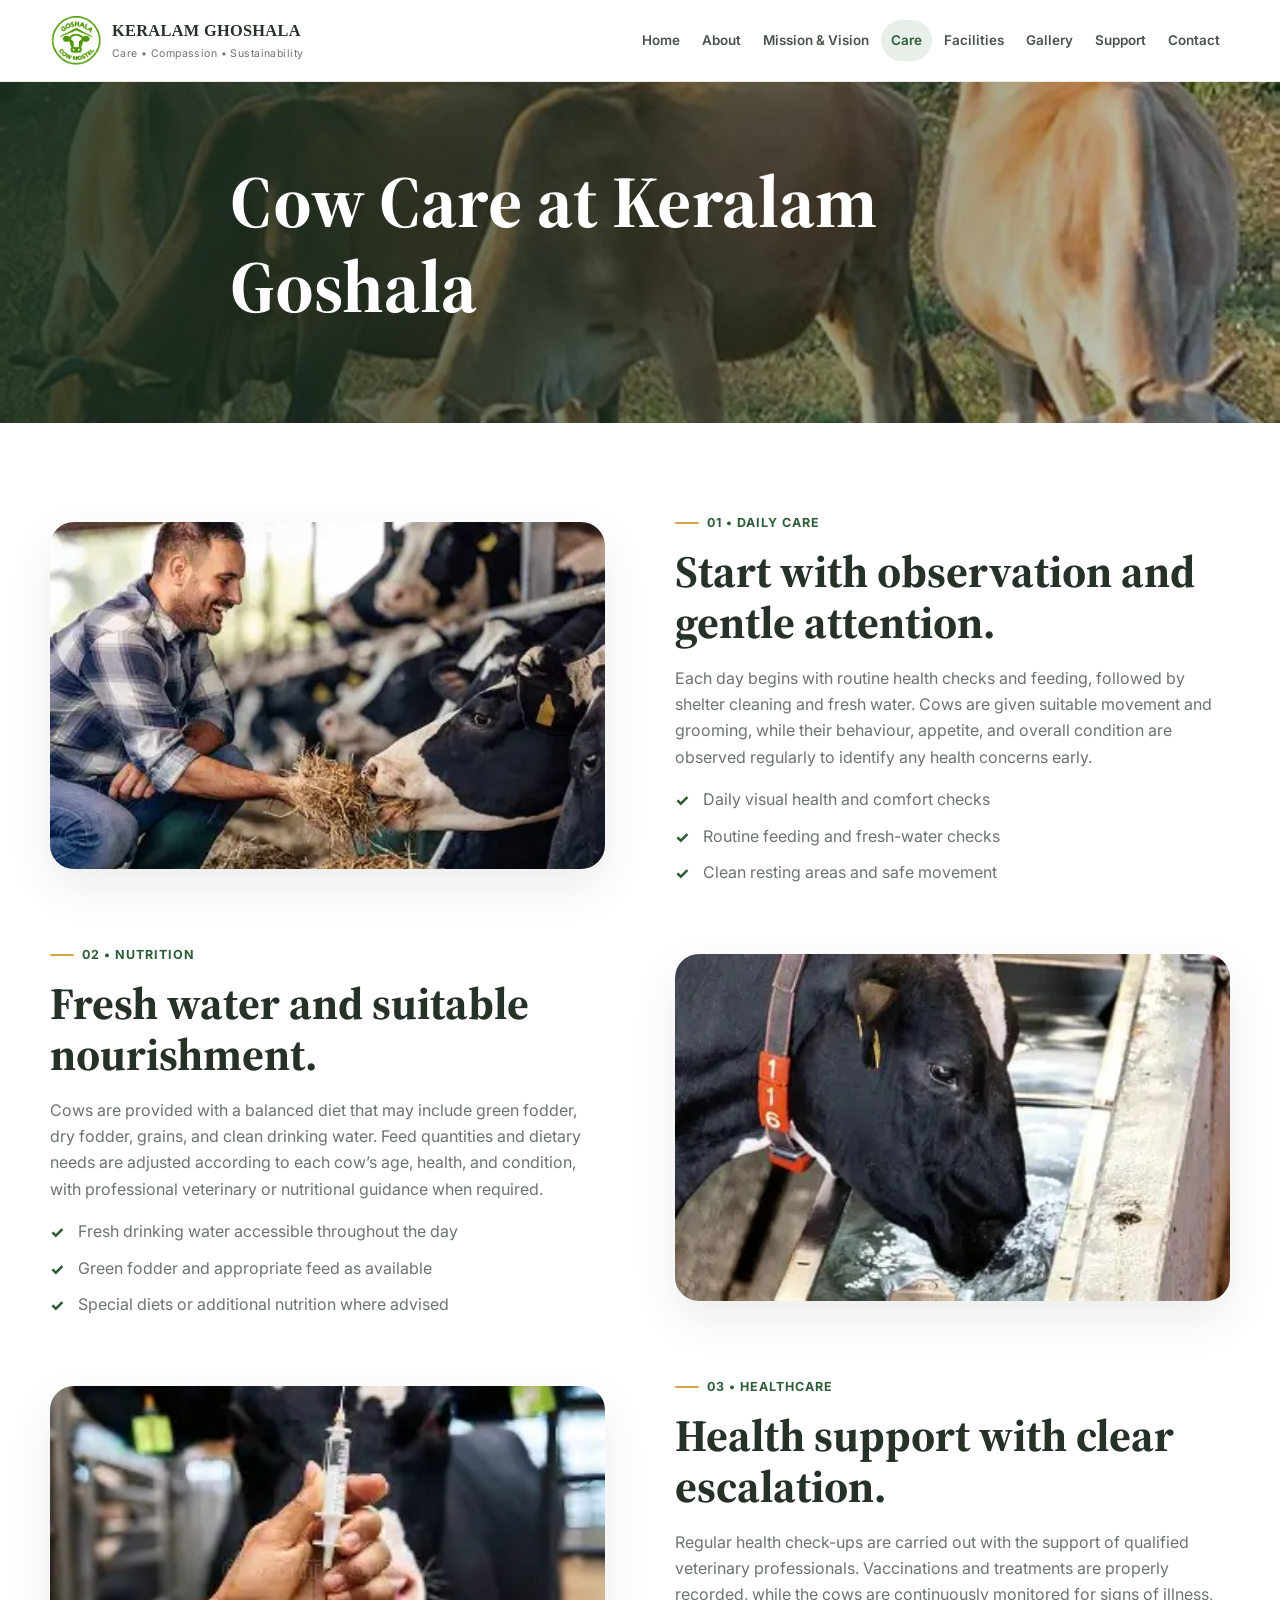
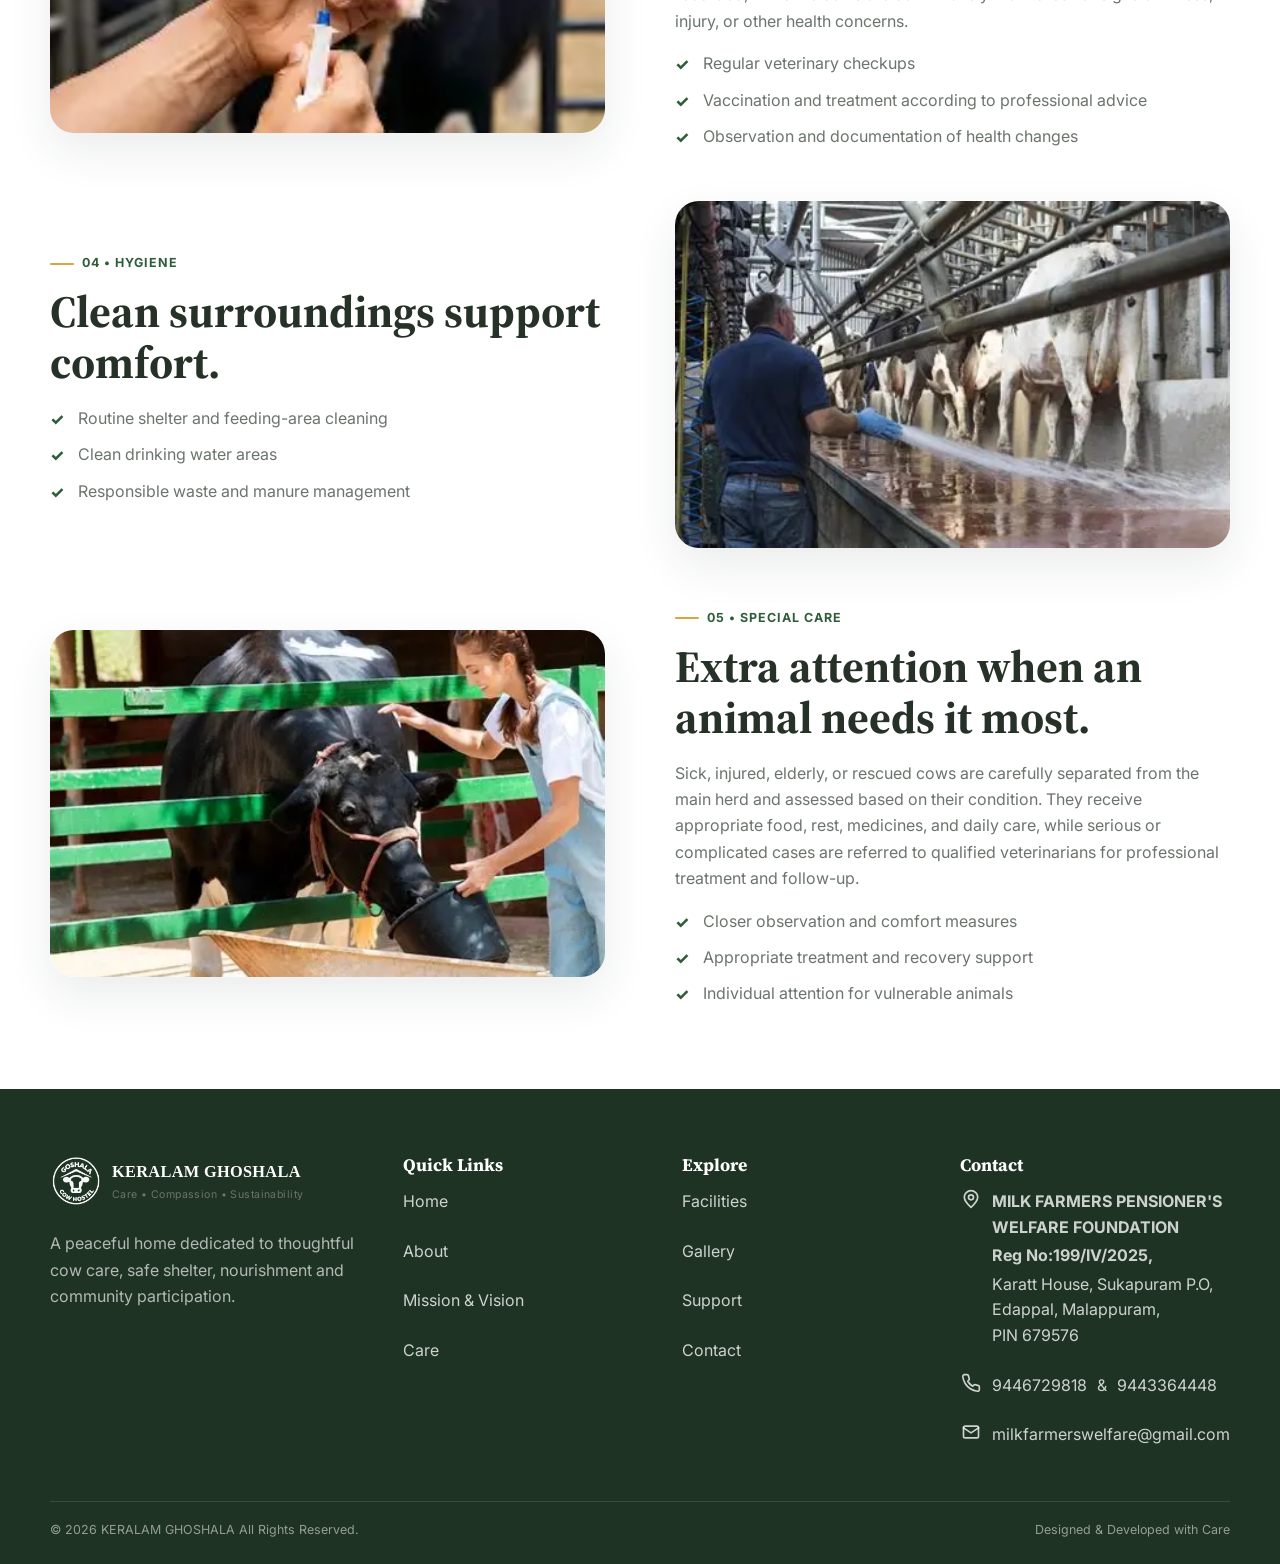
<file: care.html>
<!doctype html>
<html lang="en">

<head>
    <meta charset="utf-8">
    <meta name="viewport" content="width=device-width, initial-scale=1">

    <title>Cow Care at Keralam Goshala | Kerala</title>
    <link rel="icon" type="image/png" href="images/logo/favicon.png">
    <meta name="description"
        content="Learn how Keralam Goshala provides compassionate daily care, nourishment, hygiene and a safe environment for cows in Kerala.">

    <meta name="robots" content="index, follow">

    <link rel="canonical"
        href="https://keralamgoshala.org/care.html">

    <meta property="og:title"
        content="Cow Care at Keralam Goshala | Kerala">

    <meta property="og:description"
        content="Discover the daily care, nourishment, hygiene and compassionate practices followed at Keralam Goshala.">

    <meta property="og:type" content="website">

    <meta property="og:image"
        content="https://keralamgoshala.org/images/cows/cows-05.svg">

    <link rel="stylesheet" href="css/style.css">
    <link rel="stylesheet" href="css/responsive.css">
</head>

<body>
    <header class="site-header">
        <nav class="navbar container" aria-label="Main navigation">
            <a class="brand" href="index.html" aria-label="KERALAM GHOSHALA home">
        <img class="brand-logo" src="images/logo/logo.png" alt="Keralam Goshala logo">

        <span class="brand-text">
          <strong>KERALAM GHOSHALA</strong>
          <span>Care • Compassion • Sustainability</span>
        </span>
      </a>
<div class="nav-links"><a data-page-link href="index.html">Home</a><a data-page-link
                    href="about.html">About</a><a data-page-link href="mission-vision.html">Mission & Vision</a><a
                    data-page-link href="care.html">Care</a><a data-page-link href="facilities.html">Facilities</a><a
                    data-page-link href="gallery.html">Gallery</a><a data-page-link href="support.html">Support</a><a
                    data-page-link href="contact.html">Contact</a></div>
                    <button class="mobile-toggle" type="button"
                aria-label="Open navigation menu" aria-expanded="false"><span></span></button>
            <div class="mobile-menu"><a data-page-link href="index.html">Home</a><a data-page-link
                    href="about.html">About</a><a data-page-link href="mission-vision.html">Mission & Vision</a><a
                    data-page-link href="care.html">Care</a><a data-page-link href="facilities.html">Facilities</a><a
                    data-page-link href="gallery.html">Gallery</a><a data-page-link href="support.html">Support</a><a
                    data-page-link href="contact.html">Contact</a></div>
        </nav>
    </header>
    <main class="page-main">
        <section class="hero page-hero"><img class="hero-image" src="images\cows\cow_hero.webp"
                alt=" cow care image">
            <div class="container hero-content reveal">
                <h1>Cow Care at Keralam Goshala</h1>
            </div>
        </section>
        <section class="section">
            <div class="container">
                <div class="care-row reveal">
                    <div class="media"><img src="images/cows/cowcare.webp" alt=" daily care scene"
                            loading="lazy"></div>
                    <div class="copy">
                        <div class="eyebrow">01 • Daily Care</div>
                        <h2>Start with observation and gentle attention.</h2>
                        <p>Each day begins with routine health checks and feeding, followed by shelter cleaning and fresh water.
                         Cows are given suitable movement and grooming, while their behaviour,
                         appetite, and overall condition are observed regularly to identify any health concerns early.</p>
                        <ul>
                            <li>Daily visual health and comfort checks</li>
                            <li>Routine feeding and fresh-water checks</li>
                            <li>Clean resting areas and safe movement</li>
                        </ul>
                    </div>
                </div>
                <div class="care-row reverse reveal">
                    <div class="media"><img src="images\gallery\water.webp" alt=" fresh fodder preparation"
                            loading="lazy"></div>
                    <div class="copy">
                        <div class="eyebrow">02 • Nutrition</div>
                        <h2>Fresh water and suitable nourishment.</h2>
                        <p>Cows are provided with a balanced diet that may include green fodder, dry fodder, grains, 
                            and clean drinking water. Feed quantities and dietary needs are adjusted according to each cow’s age,
                             health, and condition, with professional veterinary or nutritional guidance when required.</p>
                        <ul>
                            <li>Fresh drinking water accessible throughout the day</li>
                            <li>Green fodder and appropriate feed as available</li>
                            <li>Special diets or additional nutrition where advised</li>
                        </ul>
                    </div>
                </div>
                <div class="care-row reveal">
                    <div class="media"><img src="images\gallery\care.webp" alt=" veterinary check"
                            loading="lazy"></div>
                    <div class="copy">
                        <div class="eyebrow">03 • Healthcare</div>
                        <h2>Health support with clear escalation.</h2>
                        <p>Regular health check-ups are carried out with the support of qualified veterinary professionals.
                             Vaccinations and treatments are properly recorded, while the cows are continuously monitored for signs of illness, 
                             injury, or other health concerns.</p>
                        <ul>
                            <li>Regular veterinary checkups</li>
                            <li>Vaccination and treatment according to professional advice</li>
                            <li>Observation and documentation of health changes</li>
                        </ul>
                    </div>
                </div>
                <div class="care-row reverse reveal">
                    <div class="media"><img src="images/cows/coehyg.webp" alt=" clean cow shelter"
                            loading="lazy"></div>
                    <div class="copy">
                        <div class="eyebrow">04 • Hygiene</div>
                        <h2>Clean surroundings support comfort.</h2>
        
                        <ul>
                            <li>Routine shelter and feeding-area cleaning</li>
                            <li>Clean drinking water areas</li>
                            <li>Responsible waste and manure management</li>
                        </ul>
                    </div>
                </div>
                <div class="care-row reveal">
                    <div class="media"><img src="images\cows\cow_care1.webp"
                            alt=" special care for a rescued cow" loading="lazy"></div>
                    <div class="copy">
                        <div class="eyebrow">05 • Special Care</div>
                        <h2>Extra attention when an animal needs it most.</h2>
                        <p>Sick, injured, elderly, or rescued cows are carefully separated from the main herd and assessed based on their condition. 
                            They receive appropriate food, rest, medicines, and daily care,
                            while serious or complicated cases are referred to qualified veterinarians for professional treatment and follow-up.</p>
                        <ul>
                            <li>Closer observation and comfort measures</li>
                            <li>Appropriate treatment and recovery support</li>
                            <li>Individual attention for vulnerable animals</li>
                        </ul>
                    </div>
                </div>
            </div>
        </section>
    </main>
    <footer class="site-footer">
        <div class="container">
            <div class="footer-grid">
                <div class="footer-brand">
<div class="brand">
            <img class="brand-logo" src="images\logo\white_logo.png" alt="Keralam Goshala logo">

            <span class="brand-text">
              <strong class="footer-brand-name">KERALAM GHOSHALA</strong>
              <span class="footer-tagline">Care • Compassion • Sustainability</span>
            </span>
          </div>
                    <p class="footer-description">A peaceful home dedicated to thoughtful cow care, safe shelter,
                        nourishment and community participation.</p>
                </div>
                <div>
                    <h3>Quick Links</h3>
                    <ul class="footer-links">
                        <li><a href="index.html">Home</a></li>
                        <li><a href="about.html">About</a></li>
                        <li><a href="mission-vision.html">Mission & Vision</a></li>
                        <li><a href="care.html">Care</a></li>
                    </ul>
                </div>
                <div>
                    <h3>Explore</h3>
                    <ul class="footer-links">
                        <li><a href="facilities.html">Facilities</a></li>
                        <li><a href="gallery.html">Gallery</a></li>
                        <li><a href="support.html">Support</a></li>
                        <li><a href="contact.html">Contact</a></li>
                    </ul>
                </div>
                <div>
                    <h3>Contact</h3>
                   <ul class="footer-links">
    <li class="footer-address">
        <span class="icon" aria-hidden="true">
            <svg xmlns="http://www.w3.org/2000/svg" width="20" height="20"
                viewBox="0 0 24 24" fill="none" stroke="currentColor"
                stroke-width="2" stroke-linecap="round" stroke-linejoin="round">
                <path d="M20 10c0 5-8 12-8 12S4 15 4 10a8 8 0 1 1 16 0Z"/>
                <circle cx="12" cy="10" r="3"/>
            </svg>
        </span>

        <span>
            <strong>MILK FARMERS PENSIONER'S WELFARE FOUNDATION</strong><br>
            <strong>Reg No:199/IV/2025,</strong><br>
            Karatt House, Sukapuram P.O,<br>
            Edappal, Malappuram,<br>
            PIN 679576
        </span>
    </li>

    <li>
        <span class="icon" aria-hidden="true">
            <svg xmlns="http://www.w3.org/2000/svg" width="20" height="20"
                viewBox="0 0 24 24" fill="none" stroke="currentColor"
                stroke-width="2" stroke-linecap="round" stroke-linejoin="round">
                <path d="M22 16.92v3a2 2 0 0 1-2.18 2
                    19.79 19.79 0 0 1-8.63-3.07
                    19.5 19.5 0 0 1-6-6
                    19.79 19.79 0 0 1-3.07-8.67
                    A2 2 0 0 1 4.11 2h3
                    a2 2 0 0 1 2 1.72
                    12.84 12.84 0 0 0 .7 2.81
                    2 2 0 0 1-.45 2.11L8.09 9.91
                    a16 16 0 0 0 6 6l1.27-1.27
                    a2 2 0 0 1 2.11-.45
                    12.84 12.84 0 0 0 2.81.7
                    A2 2 0 0 1 22 16.92z"/>
            </svg>
        </span>

        <a href="https://wa.me/919446729818" target="_blank" rel="noopener">
            9446729818
        </a>
        <span> & </span>
        <a href="https://wa.me/919443364448" target="_blank" rel="noopener">
            9443364448
        </a>
    </li>

    <li>
        <span class="icon" aria-hidden="true">
            <svg xmlns="http://www.w3.org/2000/svg" width="20" height="20"
                viewBox="0 0 24 24" fill="none" stroke="currentColor"
                stroke-width="2" stroke-linecap="round" stroke-linejoin="round">
                <rect x="3" y="5" width="18" height="14" rx="2"/>
                <polyline points="3,7 12,13 21,7"/>
            </svg>
        </span>

        <a href="mailto:milkfarmerswelfare@gmail.com">
            milkfarmerswelfare@gmail.com
        </a>
    </li>
</ul>
                </div>
            </div>
            <div class="footer-bottom"><span>© 2026 KERALAM GHOSHALA All Rights Reserved.</span><span>Designed &
                    Developed with Care</span></div>
        </div>
    </footer>
    <script src="js/script.js"></script>
</body>

</html>
</file>
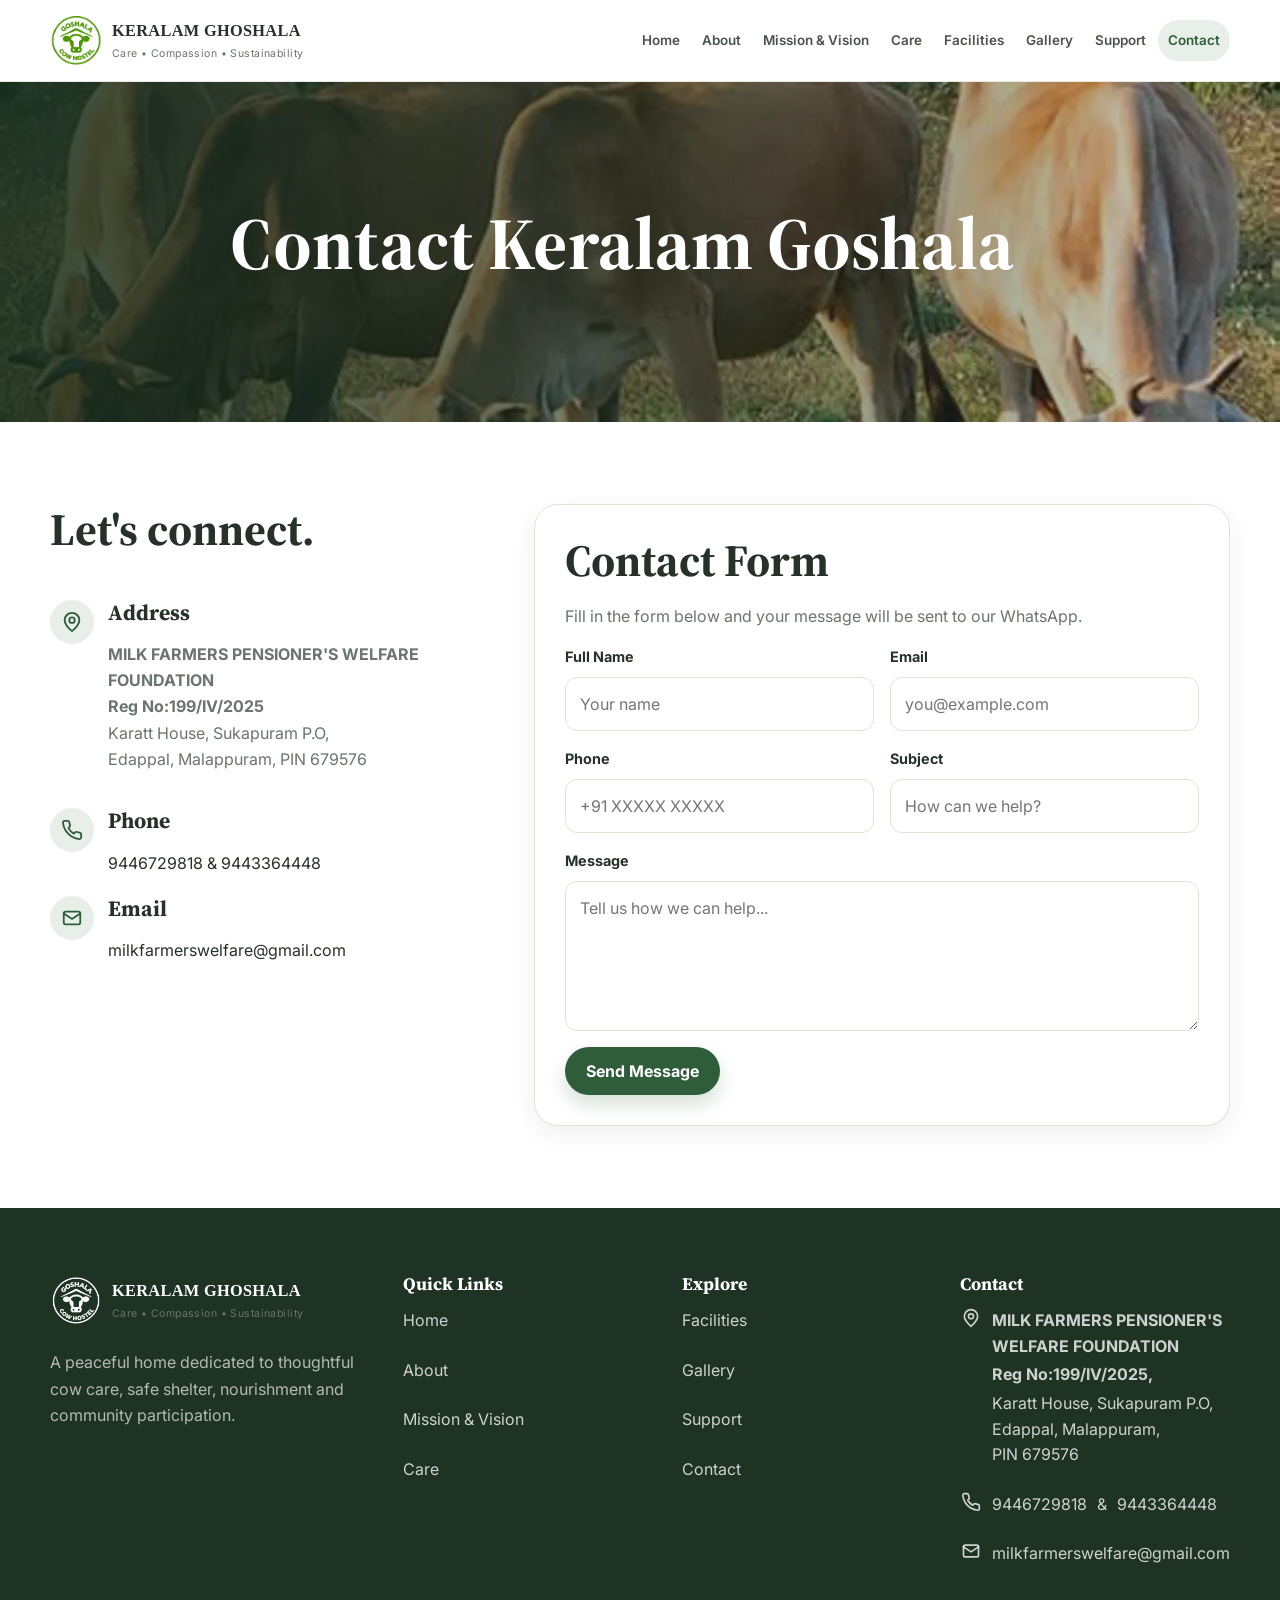
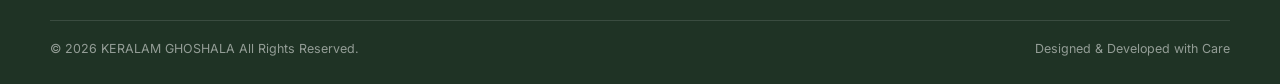
<file: contact.html>
<!doctype html>
<html lang="en">


<head>
    <meta charset="utf-8">
    <meta name="viewport" content="width=device-width, initial-scale=1">

    <title>Contact Keralam Goshala | Kerala</title>
    <link rel="icon" type="image/png" href="images/logo/favicon.png">
    <meta name="description"
        content="Get in touch with Keralam Goshala in Kerala. Contact us to learn more about our cow care, activities and initiatives.">

    <meta name="robots" content="index, follow">

    <link rel="canonical"
        href="https://keralamgoshala.org/contact.html">

    <meta property="og:title"
        content="Contact Keralam Goshala | Kerala">

    <meta property="og:description"
        content="Get in touch with Keralam Goshala to learn more about our cow care, activities and initiatives.">

    <meta property="og:type" content="website">

    <meta property="og:image"
        content="https://keralamgoshala.org/images/cows/cows-02.svg">

    <link rel="stylesheet" href="css/style.css">
    <link rel="stylesheet" href="css/responsive.css">
</head>


<body>
    <header class="site-header">
        <nav class="navbar container" aria-label="Main navigation">
            <a class="brand" href="index.html" aria-label="KERALAM GHOSHALA home">
        <img class="brand-logo" src="images/logo/logo.png" alt="Keralam Goshala logo">

        <span class="brand-text">
          <strong>KERALAM GHOSHALA</strong>
          <span>Care • Compassion • Sustainability</span>
        </span>
      </a>
<div class="nav-links"><a data-page-link href="index.html">Home</a><a data-page-link
                    href="about.html">About</a><a data-page-link href="mission-vision.html">Mission & Vision</a><a
                    data-page-link href="care.html">Care</a><a data-page-link href="facilities.html">Facilities</a><a
                    data-page-link href="gallery.html">Gallery</a><a data-page-link href="support.html">Support</a><a
                    data-page-link href="contact.html">Contact</a></div><button class="mobile-toggle" type="button"
                aria-label="Open navigation menu" aria-expanded="false"><span></span></button>
            <div class="mobile-menu"><a data-page-link href="index.html">Home</a><a data-page-link
                    href="about.html">About</a><a data-page-link href="mission-vision.html">Mission & Vision</a><a
                    data-page-link href="care.html">Care</a><a data-page-link href="facilities.html">Facilities</a><a
                    data-page-link href="gallery.html">Gallery</a><a data-page-link href="support.html">Support</a><a
                    data-page-link href="contact.html">Contact</a></div>
        </nav>
    </header>
    <main class="page-main">
        <section class="hero page-hero"><img class="hero-image" src="images\cows\cow_hero.webp"
                alt="Cows at Keralam Goshala">
            <div class="container hero-content reveal">
                <h1>Contact Keralam Goshala</h1>
            </div>
        </section>
        <section class="section">
            <div class="container grid contact-layout">
<div class="reveal">
    <div class="section-title left">
        <h2>Let's connect.</h2>
    </div>

    <div class="contact-list">

        <!-- Address -->
        <div class="contact-item">
            <div class="icon-circle" aria-hidden="true">
                <svg xmlns="http://www.w3.org/2000/svg"
                     width="22" height="22"
                     viewBox="0 0 24 24"
                     fill="none"
                     stroke="currentColor"
                     stroke-width="2"
                     stroke-linecap="round"
                     stroke-linejoin="round">
                    <path d="M20 10c0 5-8 12-8 12S4 15 4 10a8 8 0 1 1 16 0Z"/>
                    <circle cx="12" cy="10" r="3"/>
                </svg>
            </div>

            <div>
                <h3>Address</h3>
                <p>
                    <strong>MILK FARMERS PENSIONER'S WELFARE FOUNDATION</strong>
                    <br>
                    <strong>Reg No:199/IV/2025</strong>
                    <br>
                    Karatt House, Sukapuram P.O,
                    <br>
                    Edappal, Malappuram, PIN 679576
                </p>
            </div>
        </div>

        <!-- Phone -->
        <div class="contact-item">
            <div class="icon-circle" aria-hidden="true">
                <svg xmlns="http://www.w3.org/2000/svg"
                     width="22" height="22"
                     viewBox="0 0 24 24"
                     fill="none"
                     stroke="currentColor"
                     stroke-width="2"
                     stroke-linecap="round"
                     stroke-linejoin="round">
                    <path d="M22 16.92v3a2 2 0 0 1-2.18 2
                        19.79 19.79 0 0 1-8.63-3.07
                        19.5 19.5 0 0 1-6-6
                        19.79 19.79 0 0 1-3.07-8.67
                        A2 2 0 0 1 4.11 2h3
                        a2 2 0 0 1 2 1.72
                        12.84 12.84 0 0 0 .7 2.81
                        2 2 0 0 1-.45 2.11L8.09 9.91
                        a16 16 0 0 0 6 6l1.27-1.27
                        a2 2 0 0 1 2.11-.45
                        12.84 12.84 0 0 0 2.81.7
                        A2 2 0 0 1 22 16.92z"/>
                </svg>
            </div>

            <div>
                <h3>Phone</h3>

                <a href="https://wa.me/919446729818"
                   target="_blank"
                   rel="noopener">
                    9446729818
                </a>

                <span> & </span>

                <a href="https://wa.me/919443364448"
                   target="_blank"
                   rel="noopener">
                    9443364448
                </a>
            </div>
        </div>

        <!-- Email -->
        <div class="contact-item">
            <div class="icon-circle" aria-hidden="true">
                <svg xmlns="http://www.w3.org/2000/svg"
                     width="22" height="22"
                     viewBox="0 0 24 24"
                     fill="none"
                     stroke="currentColor"
                     stroke-width="2"
                     stroke-linecap="round"
                     stroke-linejoin="round">
                    <rect x="3" y="5" width="18" height="14" rx="2"/>
                    <polyline points="3,7 12,13 21,7"/>
                </svg>
            </div>

            <div>
                <h3>Email</h3>

                <a href="mailto:milkfarmerswelfare@gmail.com">
                    milkfarmerswelfare@gmail.com
                </a>
            </div>
        </div>

    </div>
</div>
<div class="form-card reveal" id="contact-form">
    <h2>Contact Form</h2>
    <p>
        Fill in the form below and your message will be sent to our WhatsApp.
    </p>

    <form id="contactForm" novalidate>

        <div class="form-grid two">

            <div class="field">
                <label for="fullName">Full Name</label>
                <input id="fullName"
                       name="fullName"
                       type="text"
                       autocomplete="name"
                       required
                       placeholder="Your name">
            </div>

            <div class="field">
                <label for="email">Email</label>
                <input id="email"
                       name="email"
                       type="email"
                       autocomplete="email"
                       required
                       placeholder="you@example.com">
            </div>

            <div class="field">
                <label for="phone">Phone</label>
                <input id="phone"
                       name="phone"
                       type="tel"
                       autocomplete="tel"
                       required
                       placeholder="+91 XXXXX XXXXX">
            </div>

            <div class="field">
                <label for="subject">Subject</label>
                <input id="subject"
                       name="subject"
                       type="text"
                       required
                       placeholder="How can we help?">
            </div>

            <div class="field full">
                <label for="message">Message</label>
                <textarea id="message"
                          name="message"
                          required
                          placeholder="Tell us how we can help..."></textarea>
            </div>

            <div class="full">
                <button class="btn btn-primary" type="submit">
                    Send Message
                </button>

                <div id="form-message"
                     class="form-message"
                     role="status"
                     aria-live="polite">
                </div>
            </div>

        </div>
    </form>
</div>
            </div>
        </section>
    </main>
    <footer class="site-footer">
        <div class="container">
            <div class="footer-grid">
                <div class="footer-brand">
<div class="brand">
            <img class="brand-logo" src="images\logo\white_logo.png" alt="Keralam Goshala logo">

            <span class="brand-text">
              <strong class="footer-brand-name">KERALAM GHOSHALA</strong>
              <span class="footer-tagline">Care • Compassion • Sustainability</span>
            </span>
          </div>
                    <p class="footer-description">A peaceful home dedicated to thoughtful cow care, safe shelter,
                        nourishment and community participation.</p>
                </div>
                <div>
                    <h3>Quick Links</h3>
                    <ul class="footer-links">
                        <li><a href="index.html">Home</a></li>
                        <li><a href="about.html">About</a></li>
                        <li><a href="mission-vision.html">Mission & Vision</a></li>
                        <li><a href="care.html">Care</a></li>
                    </ul>
                </div>
                <div>
                    <h3>Explore</h3>
                    <ul class="footer-links">
                        <li><a href="facilities.html">Facilities</a></li>
                        <li><a href="gallery.html">Gallery</a></li>
                        <li><a href="support.html">Support</a></li>
                        <li><a href="contact.html">Contact</a></li>
                    </ul>
                </div>
                <div>
                    <h3>Contact</h3>
                   <ul class="footer-links">
    <li class="footer-address">
        <span class="icon" aria-hidden="true">
            <svg xmlns="http://www.w3.org/2000/svg" width="20" height="20"
                viewBox="0 0 24 24" fill="none" stroke="currentColor"
                stroke-width="2" stroke-linecap="round" stroke-linejoin="round">
                <path d="M20 10c0 5-8 12-8 12S4 15 4 10a8 8 0 1 1 16 0Z"/>
                <circle cx="12" cy="10" r="3"/>
            </svg>
        </span>

        <span>
            <strong>MILK FARMERS PENSIONER'S WELFARE FOUNDATION</strong><br>
            <strong>Reg No:199/IV/2025,</strong><br>
            Karatt House, Sukapuram P.O,<br>
            Edappal, Malappuram,<br>
            PIN 679576
        </span>
    </li>

    <li>
        <span class="icon" aria-hidden="true">
            <svg xmlns="http://www.w3.org/2000/svg" width="20" height="20"
                viewBox="0 0 24 24" fill="none" stroke="currentColor"
                stroke-width="2" stroke-linecap="round" stroke-linejoin="round">
                <path d="M22 16.92v3a2 2 0 0 1-2.18 2
                    19.79 19.79 0 0 1-8.63-3.07
                    19.5 19.5 0 0 1-6-6
                    19.79 19.79 0 0 1-3.07-8.67
                    A2 2 0 0 1 4.11 2h3
                    a2 2 0 0 1 2 1.72
                    12.84 12.84 0 0 0 .7 2.81
                    2 2 0 0 1-.45 2.11L8.09 9.91
                    a16 16 0 0 0 6 6l1.27-1.27
                    a2 2 0 0 1 2.11-.45
                    12.84 12.84 0 0 0 2.81.7
                    A2 2 0 0 1 22 16.92z"/>
            </svg>
        </span>

        <a href="https://wa.me/919446729818" target="_blank" rel="noopener">
            9446729818
        </a>
        <span> & </span>
        <a href="https://wa.me/919443364448" target="_blank" rel="noopener">
            9443364448
        </a>
    </li>

    <li>
        <span class="icon" aria-hidden="true">
            <svg xmlns="http://www.w3.org/2000/svg" width="20" height="20"
                viewBox="0 0 24 24" fill="none" stroke="currentColor"
                stroke-width="2" stroke-linecap="round" stroke-linejoin="round">
                <rect x="3" y="5" width="18" height="14" rx="2"/>
                <polyline points="3,7 12,13 21,7"/>
            </svg>
        </span>

        <a href="mailto:milkfarmerswelfare@gmail.com">
            milkfarmerswelfare@gmail.com
        </a>
    </li>
</ul>

                </div>
            </div>
            <div class="footer-bottom"><span>© 2026 KERALAM GHOSHALA All Rights Reserved.</span><span>Designed &
                    Developed with Care</span></div>
        </div>
    </footer>
    <script src="js/script.js"></script>
</body>

</html>
</file>
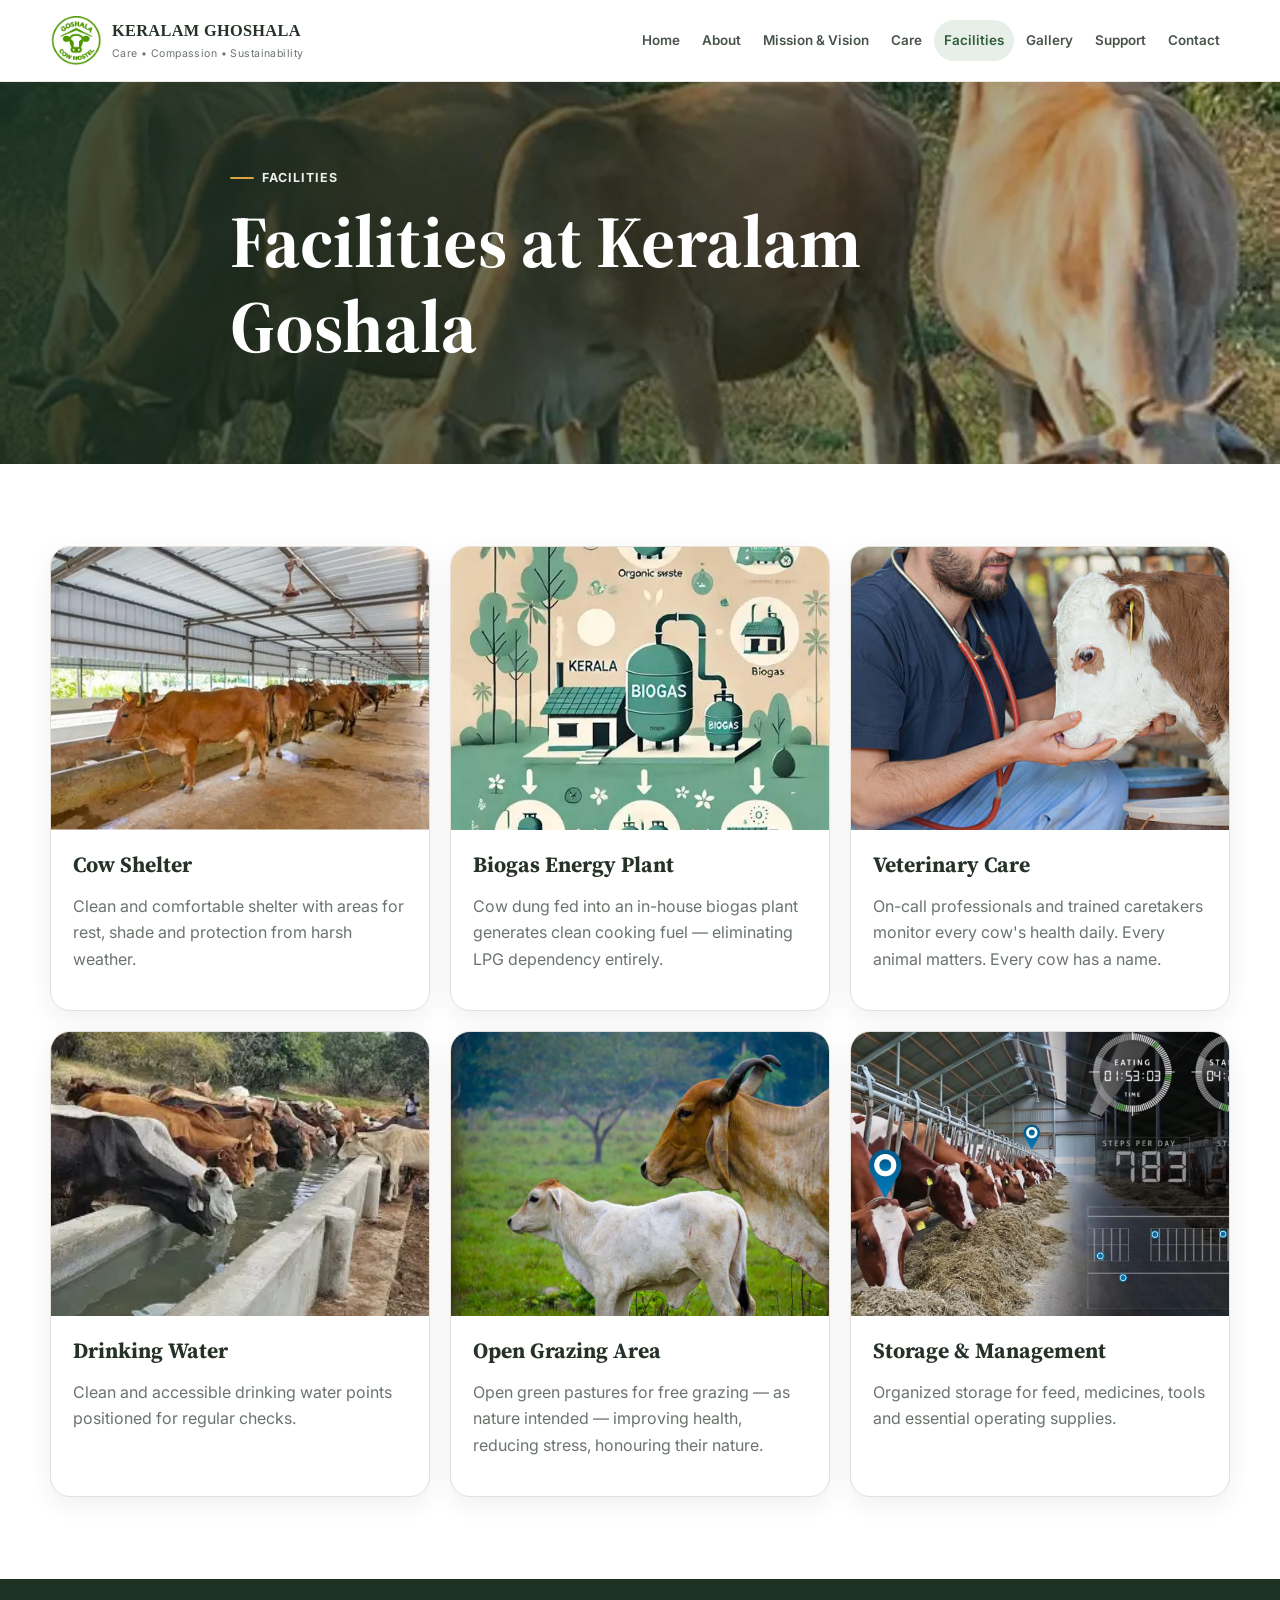
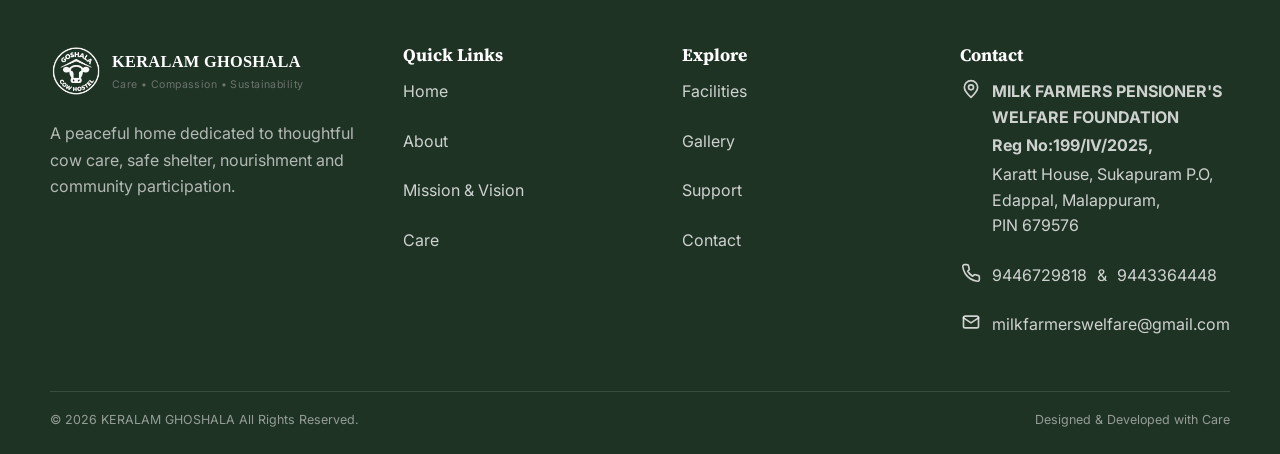
<file: facilities.html>
<!doctype html>
<html lang="en">

<head>
    <meta charset="utf-8">
    <meta name="viewport" content="width=device-width, initial-scale=1">

    <title>Facilities | Keralam Goshala</title>
    <link rel="icon" type="image/png" href="images/logo/favicon.png">
    <meta name="description"
        content="Explore the facilities at Keralam Goshala, designed to provide cows with a safe, clean, comfortable and caring environment in Kerala.">

    <meta name="robots" content="index, follow">

    <link rel="canonical"
        href="https://keralamgoshala.org/facilities.html">

    <meta property="og:title"
        content="Facilities | Keralam Goshala">

    <meta property="og:description"
        content="Explore the spaces and facilities created to support the safety, comfort and well-being of cows at Keralam Goshala.">

    <meta property="og:type" content="website">

    <meta property="og:image"
        content="https://keralamgoshala.org/images/facilities/shelter.webp">

    <link rel="stylesheet" href="css/style.css">
    <link rel="stylesheet" href="css/responsive.css">
</head>

<body>
    <header class="site-header">
        <nav class="navbar container" aria-label="Main navigation">
            <a class="brand" href="index.html" aria-label="KERALAM GHOSHALA home">
        <img class="brand-logo" src="images/logo/logo.png" alt="Keralam Goshala logo">

        <span class="brand-text">
          <strong>KERALAM GHOSHALA</strong>
          <span>Care • Compassion • Sustainability</span>
        </span>
      </a>
<div class="nav-links"><a data-page-link href="index.html">Home</a><a data-page-link
                    href="about.html">About</a><a data-page-link href="mission-vision.html">Mission & Vision</a><a
                    data-page-link href="care.html">Care</a><a data-page-link href="facilities.html">Facilities</a><a
                    data-page-link href="gallery.html">Gallery</a><a data-page-link href="support.html">Support</a><a
                    data-page-link href="contact.html">Contact</a></div><button class="mobile-toggle" type="button"
                aria-label="Open navigation menu" aria-expanded="false"><span></span></button>
            <div class="mobile-menu"><a data-page-link href="index.html">Home</a><a data-page-link
                    href="about.html">About</a><a data-page-link href="mission-vision.html">Mission & Vision</a><a
                    data-page-link href="care.html">Care</a><a data-page-link href="facilities.html">Facilities</a><a
                    data-page-link href="gallery.html">Gallery</a><a data-page-link href="support.html">Support</a><a
                    data-page-link href="contact.html">Contact</a></div>
        </nav>
    </header>
    <main class="page-main">
        <section class="hero page-hero"><img class="hero-image" src="images\cows\cow_hero.webp"
                alt=" clean cow shelter">
            <div class="container hero-content reveal">
                <div class="eyebrow">Facilities</div>
                <h1>Facilities at Keralam Goshala</h1>
            </div>
        </section>
        <section class="section">
            <div class="container">
                <div class="grid grid-3">
                    <article class="card image-card reveal"><img src="images\facilities\shelter.webp"
                            alt=" clean and comfortable cow shelter" loading="lazy">
                        <div class="card-body">
                            <h3>Cow Shelter</h3>
                            <p>Clean and comfortable shelter with areas for rest, shade and protection from harsh
                                weather.</p>
                        </div>
                    </article>
                    <article class="card image-card reveal"><img src="images\facilities\biogas.webp"
                            alt=" dedicated feeding area" loading="lazy">
                        <div class="card-body">
                            <h3>Biogas Energy Plant</h3>
                            <p>Cow dung fed into an in-house biogas plant generates clean cooking fuel — eliminating LPG dependency entirely.</p>
                        </div>
                    </article>
                        <article class="card image-card reveal"><img src="images\facilities\vettinery.jpg"
                            alt=" veterinary area" loading="lazy">
                        <div class="card-body">
                            <h3>Veterinary Care</h3>
                            <p>On-call professionals and trained caretakers monitor every cow's health daily. Every animal matters. Every cow has a name.</p>
                        </div>
                    </article>
                    <article class="card image-card reveal"><img src="images/facilities/drinkingwater.webp"
                            alt=" fresh drinking water area" loading="lazy">
                        <div class="card-body">
                            <h3>Drinking Water</h3>
                            <p>Clean and accessible drinking water points positioned for regular checks.</p>
                        </div>
                    </article>

                    <article class="card image-card reveal"><img src="images\facilities\open_gazingjpg.jpg"
                            alt=" safe outdoor open space" loading="lazy">
                        <div class="card-body">
                            <h3>Open Grazing Area</h3>
                            <p>Open green pastures for free grazing — as nature intended — improving health, reducing stress, honouring their nature.</p>
                        </div>
                    </article>
                    <article class="card image-card reveal"><img src="images/facilities/farm_management.jpg"
                            alt=" feed storage facility" loading="lazy">
                        <div class="card-body">
                            <h3>Storage & Management</h3>
                            <p>Organized storage for feed, medicines, tools and essential operating supplies.</p>
                        </div>
                    </article>
                </div>
            </div>
        </section>
    </main>
    <footer class="site-footer">
        <div class="container">
            <div class="footer-grid">
                <div class="footer-brand">
<div class="brand">
            <img class="brand-logo" src="images\logo\white_logo.png" alt="Keralam Goshala logo">

            <span class="brand-text">
              <strong class="footer-brand-name">KERALAM GHOSHALA</strong>
              <span class="footer-tagline">Care • Compassion • Sustainability</span>
            </span>
          </div>
                    <p class="footer-description">A peaceful home dedicated to thoughtful cow care, safe shelter,
                        nourishment and community participation.</p>
                </div>
                <div>
                    <h3>Quick Links</h3>
                    <ul class="footer-links">
                        <li><a href="index.html">Home</a></li>
                        <li><a href="about.html">About</a></li>
                        <li><a href="mission-vision.html">Mission & Vision</a></li>
                        <li><a href="care.html">Care</a></li>
                    </ul>
                </div>
                <div>
                    <h3>Explore</h3>
                    <ul class="footer-links">
                        <li><a href="facilities.html">Facilities</a></li>
                        <li><a href="gallery.html">Gallery</a></li>
                        <li><a href="support.html">Support</a></li>
                        <li><a href="contact.html">Contact</a></li>
                    </ul>
                </div>
                <div>
                    <h3>Contact</h3>
                   <ul class="footer-links">
    <li class="footer-address">
        <span class="icon" aria-hidden="true">
            <svg xmlns="http://www.w3.org/2000/svg" width="20" height="20"
                viewBox="0 0 24 24" fill="none" stroke="currentColor"
                stroke-width="2" stroke-linecap="round" stroke-linejoin="round">
                <path d="M20 10c0 5-8 12-8 12S4 15 4 10a8 8 0 1 1 16 0Z"/>
                <circle cx="12" cy="10" r="3"/>
            </svg>
        </span>

        <span>
            <strong>MILK FARMERS PENSIONER'S WELFARE FOUNDATION</strong><br>
            <strong>Reg No:199/IV/2025,</strong><br>
            Karatt House, Sukapuram P.O,<br>
            Edappal, Malappuram,<br>
            PIN 679576
        </span>
    </li>

    <li>
        <span class="icon" aria-hidden="true">
            <svg xmlns="http://www.w3.org/2000/svg" width="20" height="20"
                viewBox="0 0 24 24" fill="none" stroke="currentColor"
                stroke-width="2" stroke-linecap="round" stroke-linejoin="round">
                <path d="M22 16.92v3a2 2 0 0 1-2.18 2
                    19.79 19.79 0 0 1-8.63-3.07
                    19.5 19.5 0 0 1-6-6
                    19.79 19.79 0 0 1-3.07-8.67
                    A2 2 0 0 1 4.11 2h3
                    a2 2 0 0 1 2 1.72
                    12.84 12.84 0 0 0 .7 2.81
                    2 2 0 0 1-.45 2.11L8.09 9.91
                    a16 16 0 0 0 6 6l1.27-1.27
                    a2 2 0 0 1 2.11-.45
                    12.84 12.84 0 0 0 2.81.7
                    A2 2 0 0 1 22 16.92z"/>
            </svg>
        </span>

        <a href="https://wa.me/919446729818" target="_blank" rel="noopener">
            9446729818
        </a>
        <span> & </span>
        <a href="https://wa.me/919443364448" target="_blank" rel="noopener">
            9443364448
        </a>
    </li>

    <li>
        <span class="icon" aria-hidden="true">
            <svg xmlns="http://www.w3.org/2000/svg" width="20" height="20"
                viewBox="0 0 24 24" fill="none" stroke="currentColor"
                stroke-width="2" stroke-linecap="round" stroke-linejoin="round">
                <rect x="3" y="5" width="18" height="14" rx="2"/>
                <polyline points="3,7 12,13 21,7"/>
            </svg>
        </span>

        <a href="mailto:milkfarmerswelfare@gmail.com">
            milkfarmerswelfare@gmail.com
        </a>
    </li>
</ul>

                </div>
            </div>
            <div class="footer-bottom"><span>© 2026 KERALAM GHOSHALA All Rights Reserved.</span><span>Designed &
                    Developed with Care</span></div>
        </div>
    </footer>
    <script src="js/script.js"></script>
</body>

</html>
</file>
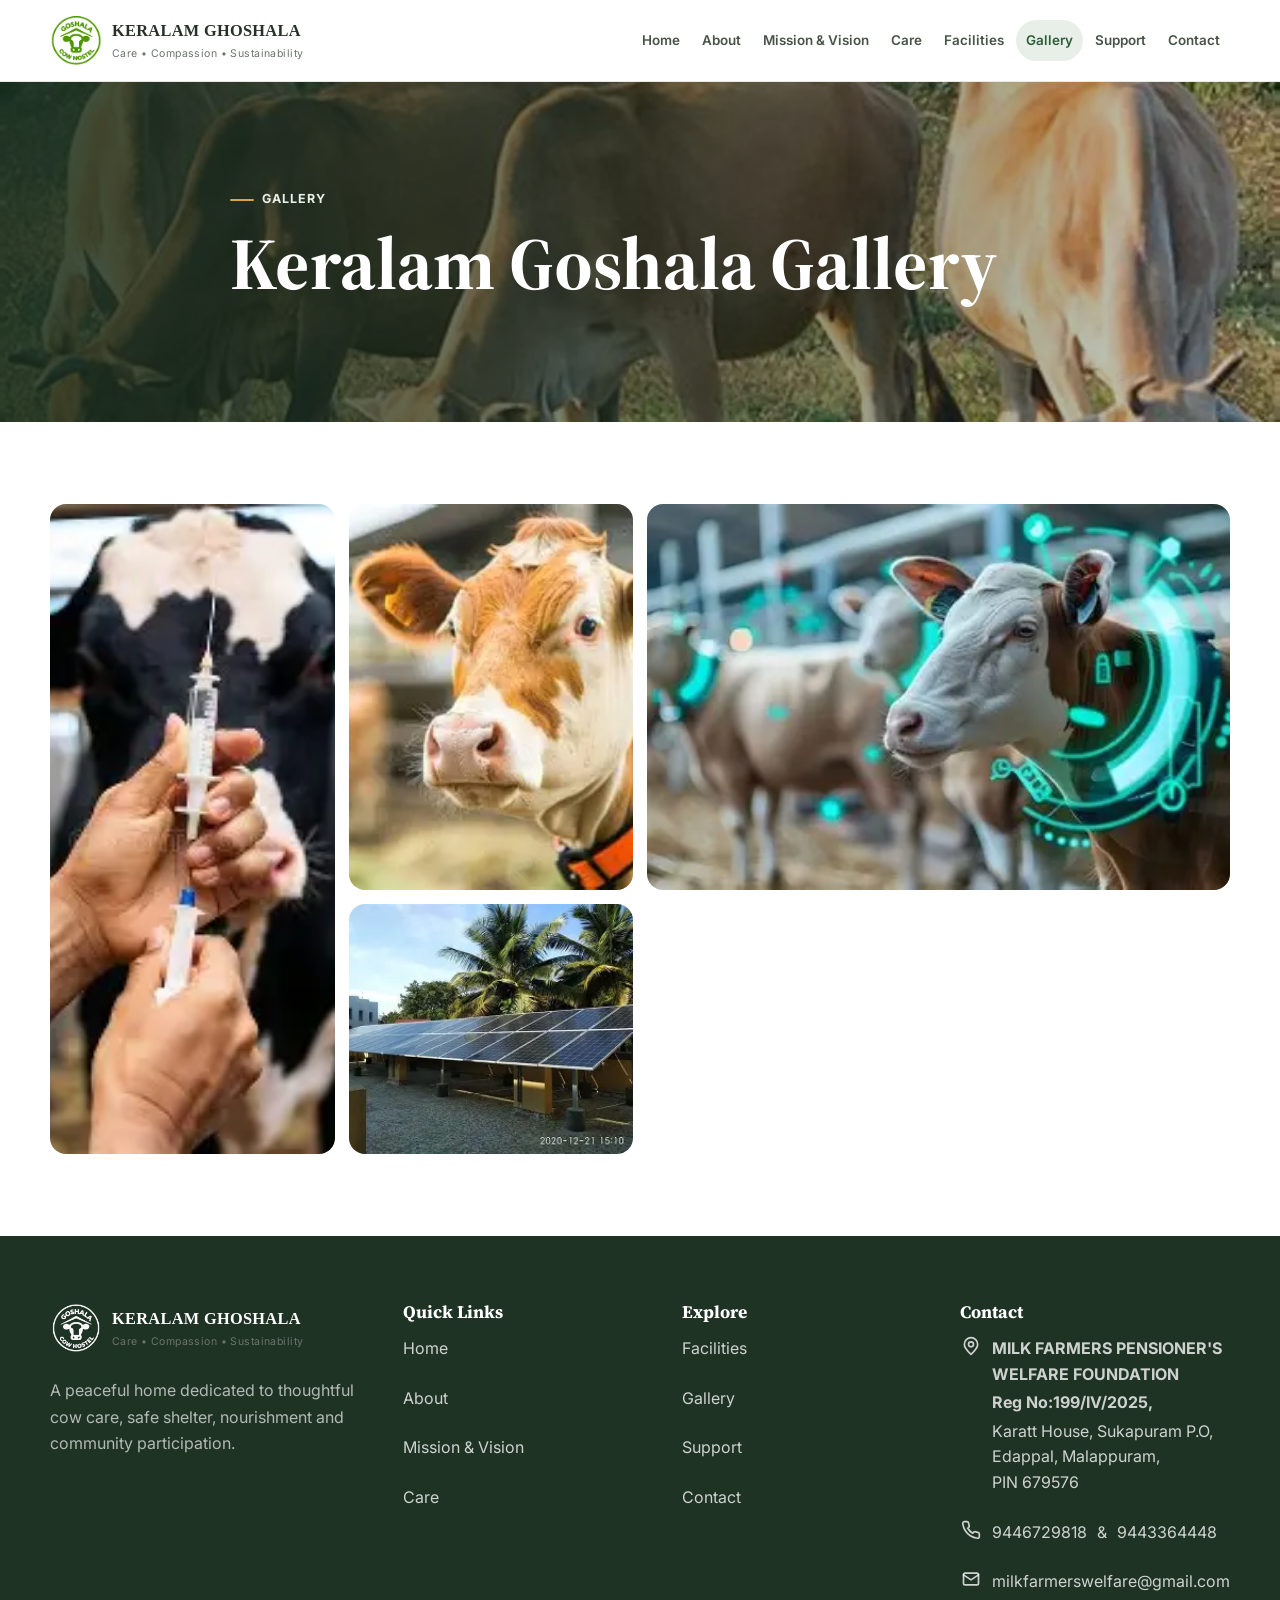
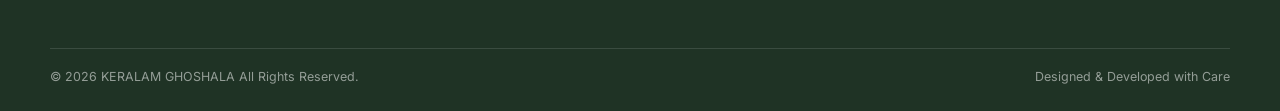
<file: gallery.html>
<!doctype html>
<html lang="en">

<head>
    <meta charset="utf-8">
    <meta name="viewport" content="width=device-width, initial-scale=1">

    <title>Gallery | Keralam Goshala</title>
    <link rel="icon" type="image/png" href="images/logo/favicon.png">
    <meta name="description"
        content="Explore the Keralam Goshala gallery and see the cows, facilities, people and daily activities behind our compassionate cow care.">

    <meta name="robots" content="index, follow">

    <link rel="canonical"
        href="https://keralamgoshala.org/gallery.html">

    <meta property="og:title"
        content="Gallery | Keralam Goshala">

    <meta property="og:description"
        content="Explore moments, cows, facilities and daily activities from Keralam Goshala.">

    <meta property="og:type" content="website">

    <meta property="og:image"
        content="https://keralamgoshala.org/images/cows/cows-01.svg">

    <link rel="stylesheet" href="css/style.css">
    <link rel="stylesheet" href="css/responsive.css">
</head>

<body>
    <header class="site-header">
        <nav class="navbar container" aria-label="Main navigation">
            <a class="brand" href="index.html" aria-label="KERALAM GHOSHALA home">
        <img class="brand-logo" src="images/logo/logo.png" alt="Keralam Goshala logo">

        <span class="brand-text">
          <strong>KERALAM GHOSHALA</strong>
          <span>Care • Compassion • Sustainability</span>
        </span>
      </a>
            <div class="nav-links"><a data-page-link href="index.html">Home</a><a data-page-link
                    href="about.html">About</a><a data-page-link href="mission-vision.html">Mission & Vision</a><a
                    data-page-link href="care.html">Care</a><a data-page-link href="facilities.html">Facilities</a><a
                    data-page-link href="gallery.html">Gallery</a><a data-page-link href="support.html">Support</a><a
                    data-page-link href="contact.html">Contact</a></div><button class="mobile-toggle" type="button"
                aria-label="Open navigation menu" aria-expanded="false"><span></span></button>
            <div class="mobile-menu"><a data-page-link href="index.html">Home</a><a data-page-link
                    href="about.html">About</a><a data-page-link href="mission-vision.html">Mission & Vision</a><a
                    data-page-link href="care.html">Care</a><a data-page-link href="facilities.html">Facilities</a><a
                    data-page-link href="gallery.html">Gallery</a><a data-page-link href="support.html">Support</a><a
                    data-page-link href="contact.html">Contact</a></div>
        </nav>
    </header>
    <main class="page-main">
        <section class="hero page-hero"><img class="hero-image" src="images\cows\cow_hero.webp"
                alt=" cows in pasture">
            <div class="container hero-content reveal">
                <div class="eyebrow">Gallery</div>
                <h1>Keralam Goshala Gallery</h1>
            </div>
        </section>
        <section class="section">
            <div class="container">
 
                <div class="gallery-grid" id="gallery-grid">
                    <a class="gallery-item tall reveal" href="#" data-category="nature cows"
                        data-caption="Morning at the shelter"><img src="images/gallery/care.webp"
                            alt="Morning at the shelter" loading="lazy"></a>
                    <a class="gallery-item reveal" href="#" data-category="cows" data-caption="Cows in the pasture"><img
                            src="images/gallery/iot_coller.webp" alt="Cows in the pasture" loading="lazy"></a>
                    <a class="gallery-item wide reveal" href="#" data-category="care"
                        data-caption="Fresh fodder preparation"><img src="images/gallery/iot.webp"
                            alt="Fresh fodder preparation" loading="lazy"></a>
                    <a class="gallery-item reveal" href="#" data-category="activities"
                        data-caption="Volunteer feeding time"><img src="images/gallery/solar.webp"
                            alt="Volunteer feeding time" loading="lazy"></a>
                
                </div>
            </div>
        </section>
    </main>
    <div class="lightbox" aria-hidden="true">
        <div class="lightbox-stage"><button class="lightbox-close" type="button"
                aria-label="Close image viewer">×</button><button class="lightbox-prev" type="button"
                aria-label="Previous image">‹</button><img data-lightbox-image src="images/gallery/care.webp"
                alt=""><button class="lightbox-next" type="button" aria-label="Next image">›</button>
            <p class="lightbox-caption" data-lightbox-caption></p>
        </div>
    </div>
    <footer class="site-footer">
        <div class="container">
            <div class="footer-grid">
                <div class="footer-brand">
<div class="brand">
            <img class="brand-logo" src="images\logo\white_logo.png" alt="Keralam Goshala logo">

            <span class="brand-text">
              <strong class="footer-brand-name">KERALAM GHOSHALA</strong>
              <span class="footer-tagline">Care • Compassion • Sustainability</span>
            </span>
          </div>
                    <p class="footer-description">A peaceful home dedicated to thoughtful cow care, safe shelter,
                        nourishment and community participation.</p>
                </div>
                <div>
                    <h3>Quick Links</h3>
                    <ul class="footer-links">
                        <li><a href="index.html">Home</a></li>
                        <li><a href="about.html">About</a></li>
                        <li><a href="mission-vision.html">Mission & Vision</a></li>
                        <li><a href="care.html">Care</a></li>
                    </ul>
                </div>
                <div>
                    <h3>Explore</h3>
                    <ul class="footer-links">
                        <li><a href="facilities.html">Facilities</a></li>
                        <li><a href="gallery.html">Gallery</a></li>
                        <li><a href="support.html">Support</a></li>
                        <li><a href="contact.html">Contact</a></li>
                    </ul>
                </div>
                <div>
                    <h3>Contact</h3>
                   <ul class="footer-links">
    <li class="footer-address">
        <span class="icon" aria-hidden="true">
            <svg xmlns="http://www.w3.org/2000/svg" width="20" height="20"
                viewBox="0 0 24 24" fill="none" stroke="currentColor"
                stroke-width="2" stroke-linecap="round" stroke-linejoin="round">
                <path d="M20 10c0 5-8 12-8 12S4 15 4 10a8 8 0 1 1 16 0Z"/>
                <circle cx="12" cy="10" r="3"/>
            </svg>
        </span>

        <span>
            <strong>MILK FARMERS PENSIONER'S WELFARE FOUNDATION</strong><br>
            <strong>Reg No:199/IV/2025,</strong><br>
            Karatt House, Sukapuram P.O,<br>
            Edappal, Malappuram,<br>
            PIN 679576
        </span>
    </li>

    <li>
        <span class="icon" aria-hidden="true">
            <svg xmlns="http://www.w3.org/2000/svg" width="20" height="20"
                viewBox="0 0 24 24" fill="none" stroke="currentColor"
                stroke-width="2" stroke-linecap="round" stroke-linejoin="round">
                <path d="M22 16.92v3a2 2 0 0 1-2.18 2
                    19.79 19.79 0 0 1-8.63-3.07
                    19.5 19.5 0 0 1-6-6
                    19.79 19.79 0 0 1-3.07-8.67
                    A2 2 0 0 1 4.11 2h3
                    a2 2 0 0 1 2 1.72
                    12.84 12.84 0 0 0 .7 2.81
                    2 2 0 0 1-.45 2.11L8.09 9.91
                    a16 16 0 0 0 6 6l1.27-1.27
                    a2 2 0 0 1 2.11-.45
                    12.84 12.84 0 0 0 2.81.7
                    A2 2 0 0 1 22 16.92z"/>
            </svg>
        </span>

        <a href="https://wa.me/919446729818" target="_blank" rel="noopener">
            9446729818
        </a>
        <span> & </span>
        <a href="https://wa.me/919443364448" target="_blank" rel="noopener">
            9443364448
        </a>
    </li>

    <li>
        <span class="icon" aria-hidden="true">
            <svg xmlns="http://www.w3.org/2000/svg" width="20" height="20"
                viewBox="0 0 24 24" fill="none" stroke="currentColor"
                stroke-width="2" stroke-linecap="round" stroke-linejoin="round">
                <rect x="3" y="5" width="18" height="14" rx="2"/>
                <polyline points="3,7 12,13 21,7"/>
            </svg>
        </span>

        <a href="mailto:milkfarmerswelfare@gmail.com">
            milkfarmerswelfare@gmail.com
        </a>
    </li>
</ul>

                </div>
            </div>
            <div class="footer-bottom"><span>© 2026 KERALAM GHOSHALA All Rights Reserved.</span><span>Designed &
                    Developed with Care</span></div>
        </div>
    </footer>
    <script src="js/script.js"></script>
</body>

</html>
</file>
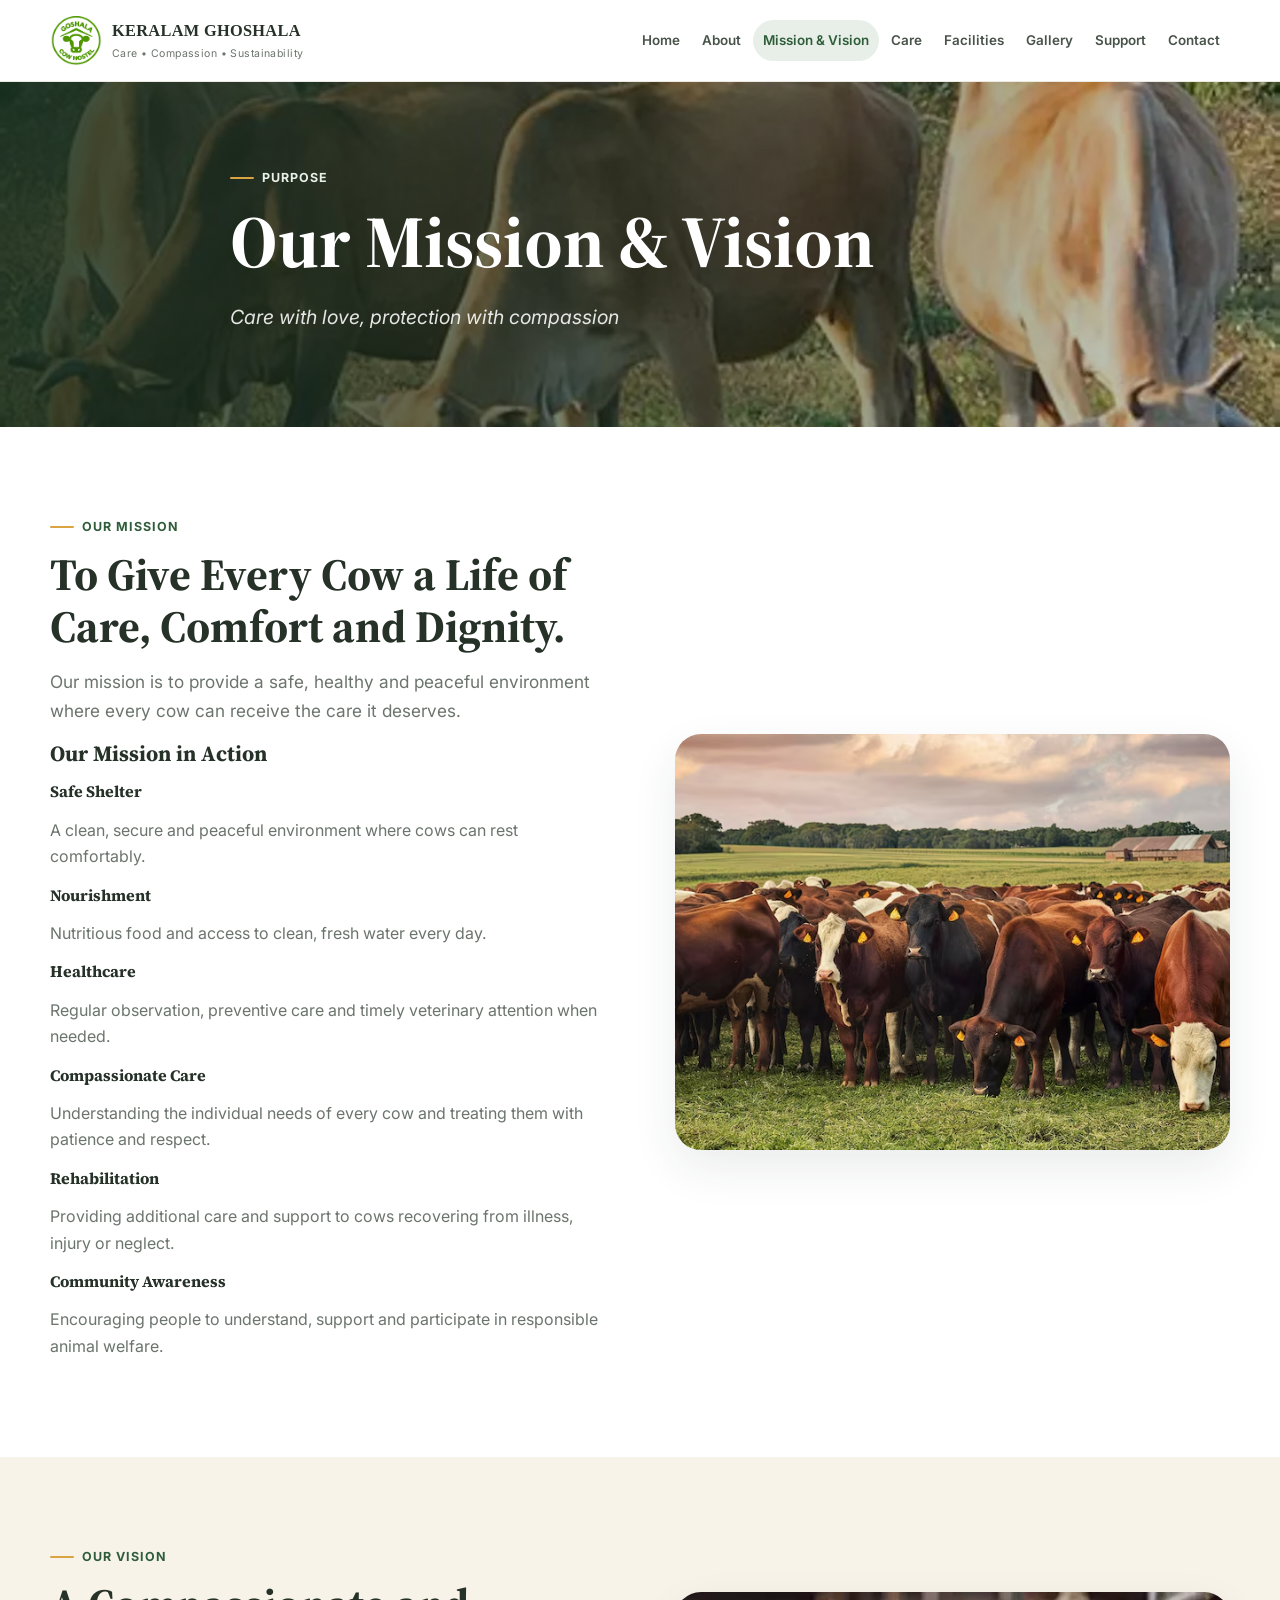
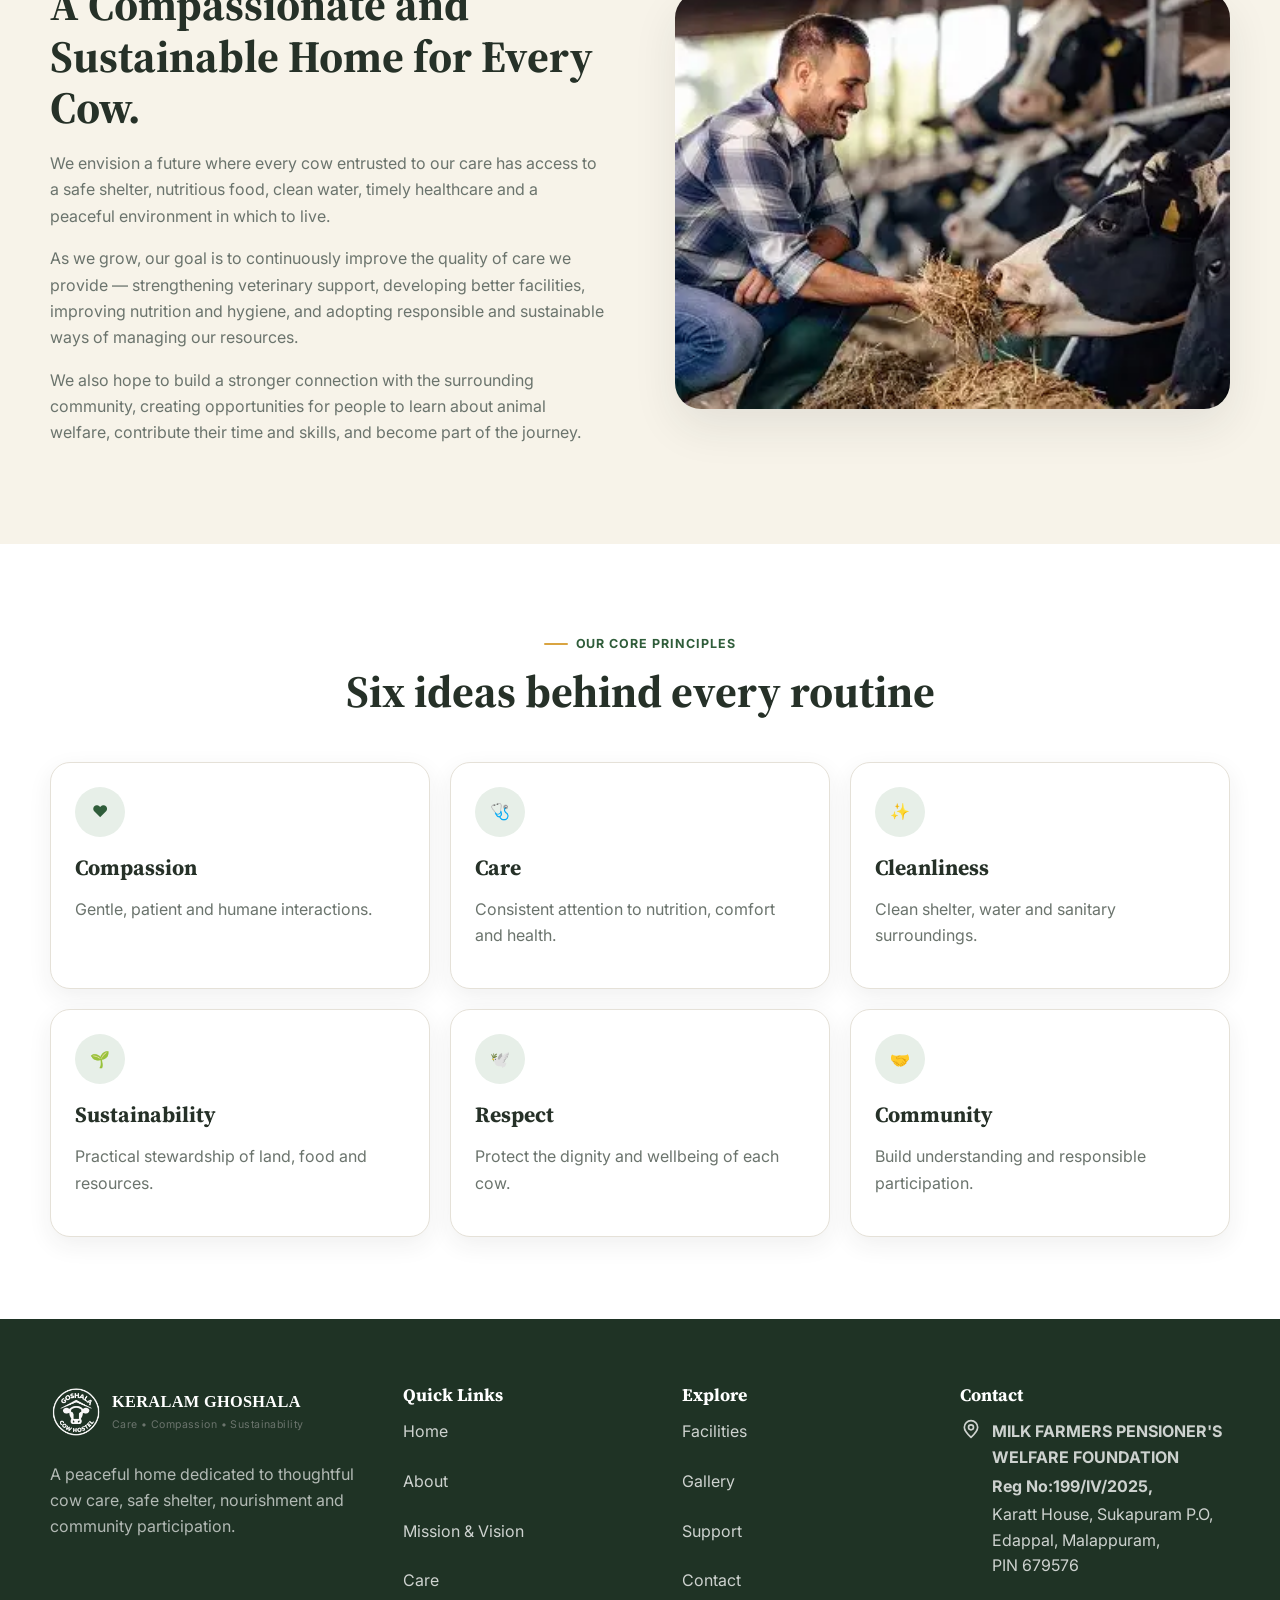
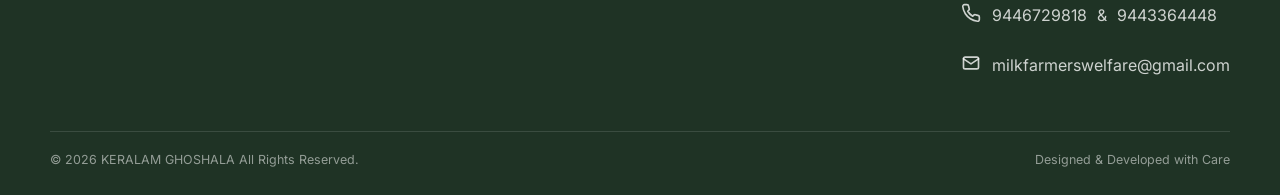
<file: mission-vision.html>
<!doctype html>
<html lang="en">

<head>
    <meta charset="utf-8">
    <meta name="viewport" content="width=device-width, initial-scale=1">

    <title>Mission & Vision | Keralam Goshala</title>
    <link rel="icon" type="image/png" href="images/logo/favicon.png">
    <meta name="description"
        content="Discover the mission and vision of Keralam Goshala and our commitment to compassionate cow care, protection and welfare in Kerala.">

    <meta name="robots" content="index, follow">

    <link rel="canonical"
        href="https://keralamgoshala.org/mission-vision.html">

    <meta property="og:title"
        content="Mission & Vision | Keralam Goshala">

    <meta property="og:description"
        content="The mission, vision and values guiding Keralam Goshala and our commitment to compassionate cow care.">

    <meta property="og:type" content="website">

    <meta property="og:image"
        content="https://keralamgoshala.org/images/cows/cows-04.svg">

    <link rel="stylesheet" href="css/style.css">
    <link rel="stylesheet" href="css/responsive.css">
</head>

<body>
    <header class="site-header">
        <nav class="navbar container" aria-label="Main navigation">
            <a class="brand" href="index.html" aria-label="KERALAM GHOSHALA home">
        <img class="brand-logo" src="images/logo/logo.png" alt="Keralam Goshala logo">

        <span class="brand-text">
          <strong>KERALAM GHOSHALA</strong>
          <span>Care • Compassion • Sustainability</span>
        </span>
      </a>
<div class="nav-links"><a data-page-link href="index.html">Home</a><a data-page-link
                    href="about.html">About</a><a data-page-link href="mission-vision.html">Mission & Vision</a><a
                    data-page-link href="care.html">Care</a><a data-page-link href="facilities.html">Facilities</a><a
                    data-page-link href="gallery.html">Gallery</a><a data-page-link href="support.html">Support</a><a
                    data-page-link href="contact.html">Contact</a></div>
                    <button class="mobile-toggle" type="button"
                aria-label="Open navigation menu" aria-expanded="false"><span></span></button>
            <div class="mobile-menu"><a data-page-link href="index.html">Home</a><a data-page-link
                    href="about.html">About</a><a data-page-link href="mission-vision.html">Mission & Vision</a><a
                    data-page-link href="care.html">Care</a><a data-page-link href="facilities.html">Facilities</a><a
                    data-page-link href="gallery.html">Gallery</a><a data-page-link href="support.html">Support</a><a
                    data-page-link href="contact.html">Contact</a></div>
        </nav>
    </header>
    <main class="page-main">
        <section class="hero page-hero"><img class="hero-image" src="images\cows\cow_hero.webp"
                alt=" natural surroundings of a cow shelter">
            <div class="container hero-content reveal">
                <div class="eyebrow">Purpose</div>
                <h1>Our Mission & Vision</h1>
                <p style="font-style: italic;">
                Care with love, protection with compassion
                </p>
            </div>
        </section>
        <section class="section">
            <div class="container split reveal">
                <div class="split-copy">
                    <div class="eyebrow">Our Mission</div>
                    <h2>To Give Every Cow a Life of Care, Comfort and Dignity.</h2>
                    <p class="lead">Our mission is to provide a safe, healthy and peaceful environment where every cow can receive the care it deserves.</p>
                    <h3>Our Mission in Action</h3>
                    <h4>Safe Shelter</h4>
                    <p>A clean, secure and peaceful environment where cows can rest comfortably.</p>
                    <h4>Nourishment</h4>
                    <p>Nutritious food and access to clean, fresh water every day.</p>
                    <h4>Healthcare</h4>
                    <p>Regular observation, preventive care and timely veterinary attention when needed.</p>
                    <h4>Compassionate Care</h4>
                    <p>Understanding the individual needs of every cow and treating them with patience and respect.</p>
                    <h4>Rehabilitation</h4>
                    <p>Providing additional care and support to cows recovering from illness, injury or neglect.</p>
                    <h4>Community Awareness</h4>
                    <p>Encouraging people to understand, support and participate in responsible animal welfare.</p>
                    
                </div>
                <div class="split-media"><img src="images\cows\cattles.avif"
                        alt=" showing a cow being gently fed" loading="lazy"></div>
            </div>
        </section>
        <section class="section section--cream">
            <div class="container split reverse reveal">
                <div class="split-media"><img src="images\cows\cowcare.webp" alt=" morning scene at a shelter"
                        loading="lazy"></div>
                <div class="split-copy">
                    <div class="eyebrow">Our Vision</div>
                    <h2>A Compassionate and Sustainable Home for Every Cow.</h2>
                    <p >We envision a future where every cow entrusted to our care has access to a safe shelter, nutritious food, clean water,
                         timely healthcare and a peaceful environment in which to live.</p>
                    <p >As we grow, our goal is to continuously improve the quality of care we provide — strengthening veterinary support, developing better facilities, improving nutrition and hygiene, 
                        and adopting responsible and sustainable ways of managing our resources.</p>
                    <p>We also hope to build a stronger connection with the surrounding community, 
                        creating opportunities for people to learn about animal welfare,
                         contribute their time and skills, and become part of the journey.</p>
                </div>
            </div>
        </section>
        <section class="section">
            <div class="container">
                <div class="section-title reveal">
                    <div class="eyebrow">Our Core Principles</div>
                    <h2>Six ideas behind every routine</h2>
                </div>
                <div class="grid grid-3">
                    <article class="card reveal">
                        <div class="icon-circle">❤️</div>
                        <h3>Compassion</h3>
                        <p>Gentle, patient and humane interactions.</p>
                    </article>
                    <article class="card reveal">
                        <div class="icon-circle">🩺</div>
                        <h3>Care</h3>
                        <p>Consistent attention to nutrition, comfort and health.</p>
                    </article>
                    <article class="card reveal">
                        <div class="icon-circle">✨</div>
                        <h3>Cleanliness</h3>
                        <p>Clean shelter, water and sanitary surroundings.</p>
                    </article>
                    <article class="card reveal">
                        <div class="icon-circle">🌱</div>
                        <h3>Sustainability</h3>
                        <p>Practical stewardship of land, food and resources.</p>
                    </article>
                    <article class="card reveal">
                        <div class="icon-circle">🕊️</div>
                        <h3>Respect</h3>
                        <p>Protect the dignity and wellbeing of each cow.</p>
                    </article>
                    <article class="card reveal">
                        <div class="icon-circle">🤝</div>
                        <h3>Community</h3>
                        <p>Build understanding and responsible participation.</p>
                    </article>
                </div>
            </div>
        </section>
    </main>
    <footer class="site-footer">
        <div class="container">
            <div class="footer-grid">
                <div class="footer-brand">
<div class="brand">
            <img class="brand-logo" src="images\logo\white_logo.png" alt="Keralam Goshala logo">

            <span class="brand-text">
              <strong class="footer-brand-name">KERALAM GHOSHALA</strong>
              <span class="footer-tagline">Care • Compassion • Sustainability</span>
            </span>
          </div>
                    <p class="footer-description">A peaceful home dedicated to thoughtful cow care, safe shelter,
                        nourishment and community participation.</p>
                </div>
                <div>
                    <h3>Quick Links</h3>
                    <ul class="footer-links">
                        <li><a href="index.html">Home</a></li>
                        <li><a href="about.html">About</a></li>
                        <li><a href="mission-vision.html">Mission & Vision</a></li>
                        <li><a href="care.html">Care</a></li>
                    </ul>
                </div>
        <div>
          <h3>Explore</h3>
          <ul class="footer-links">
            <li><a href="facilities.html">Facilities</a></li>
            <li><a href="gallery.html">Gallery</a></li>
            <li><a href="support.html">Support</a></li>
            <li><a href="contact.html">Contact</a></li>
          </ul>
        </div>
                <div>
          <h3>Contact</h3>
<ul class="footer-links">
    <li class="footer-address">
        <span class="icon" aria-hidden="true">
            <svg xmlns="http://www.w3.org/2000/svg" width="20" height="20"
                viewBox="0 0 24 24" fill="none" stroke="currentColor"
                stroke-width="2" stroke-linecap="round" stroke-linejoin="round">
                <path d="M20 10c0 5-8 12-8 12S4 15 4 10a8 8 0 1 1 16 0Z"/>
                <circle cx="12" cy="10" r="3"/>
            </svg>
        </span>

        <span>
            <strong>MILK FARMERS PENSIONER'S WELFARE FOUNDATION</strong><br>
            <strong>Reg No:199/IV/2025,</strong><br>
            Karatt House, Sukapuram P.O,<br>
            Edappal, Malappuram,<br>
            PIN 679576
        </span>
    </li>

    <li>
        <span class="icon" aria-hidden="true">
            <svg xmlns="http://www.w3.org/2000/svg" width="20" height="20"
                viewBox="0 0 24 24" fill="none" stroke="currentColor"
                stroke-width="2" stroke-linecap="round" stroke-linejoin="round">
                <path d="M22 16.92v3a2 2 0 0 1-2.18 2
                    19.79 19.79 0 0 1-8.63-3.07
                    19.5 19.5 0 0 1-6-6
                    19.79 19.79 0 0 1-3.07-8.67
                    A2 2 0 0 1 4.11 2h3
                    a2 2 0 0 1 2 1.72
                    12.84 12.84 0 0 0 .7 2.81
                    2 2 0 0 1-.45 2.11L8.09 9.91
                    a16 16 0 0 0 6 6l1.27-1.27
                    a2 2 0 0 1 2.11-.45
                    12.84 12.84 0 0 0 2.81.7
                    A2 2 0 0 1 22 16.92z"/>
            </svg>
        </span>

        <a href="https://wa.me/919446729818" target="_blank" rel="noopener">
            9446729818
        </a>
        <span> & </span>
        <a href="https://wa.me/919443364448" target="_blank" rel="noopener">
            9443364448
        </a>
    </li>

    <li>
        <span class="icon" aria-hidden="true">
            <svg xmlns="http://www.w3.org/2000/svg" width="20" height="20"
                viewBox="0 0 24 24" fill="none" stroke="currentColor"
                stroke-width="2" stroke-linecap="round" stroke-linejoin="round">
                <rect x="3" y="5" width="18" height="14" rx="2"/>
                <polyline points="3,7 12,13 21,7"/>
            </svg>
        </span>

        <a href="mailto:milkfarmerswelfare@gmail.com">
            milkfarmerswelfare@gmail.com
        </a>
    </li>
</ul>

        </div>
            </div>
            <div class="footer-bottom"><span>© 2026 KERALAM GHOSHALA All Rights Reserved.</span><span>Designed &
                    Developed with Care</span></div>
        </div>
    </footer>
    <script src="js/script.js"></script>
</body>

</html>
</file>
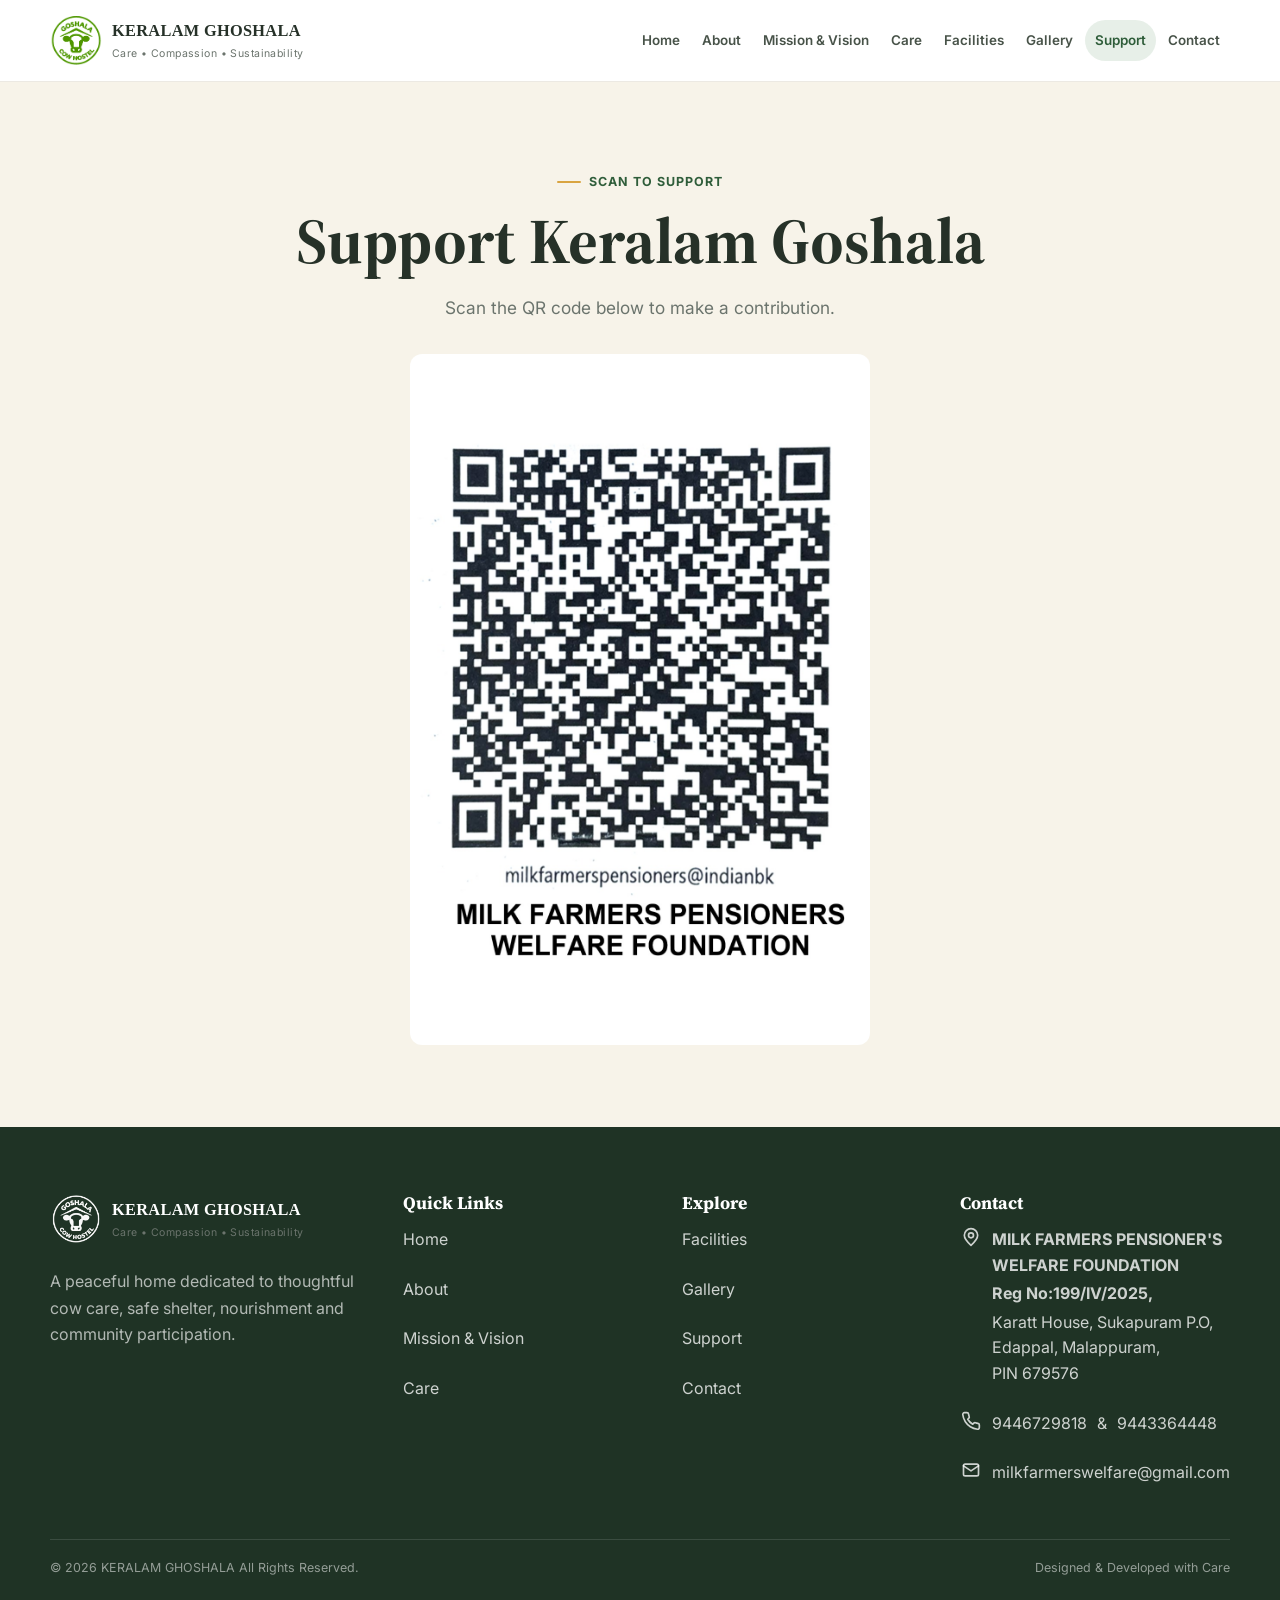
<file: support.html>
<!doctype html>
<html lang="en">

<head>
    <meta charset="utf-8">
    <meta name="viewport" content="width=device-width, initial-scale=1">

    <title>About Keralam Goshala | Cow Care & Welfare in Kerala</title>
    <link rel="icon" type="image/png" href="images/logo/favicon.png">
    <meta name="description"
        content="Learn about Keralam Goshala, our story, values and commitment to the care, protection and welfare of cows in Kerala.">

    <meta name="robots" content="index, follow">

    <link rel="canonical"
        href="https://keralamgoshala.org/about.html">

    <meta property="og:title"
        content="About Keralam Goshala | Cow Care & Welfare in Kerala">

    <meta property="og:description"
        content="Learn about Keralam Goshala, our story, people and values behind compassionate cow care.">

    <meta property="og:type" content="website">

    <meta property="og:image"
        content="https://keralamgoshala.org/images/cows/cows-03.svg">

    <link rel="stylesheet" href="css/style.css">
    <link rel="stylesheet" href="css/responsive.css">
</head>

<body>
    <header class="site-header">
        <nav class="navbar container" aria-label="Main navigation">
            <a class="brand" href="index.html" aria-label="KERALAM GHOSHALA home">
        <img class="brand-logo" src="images/logo/logo.png" alt="Keralam Goshala logo">

        <span class="brand-text">
          <strong>KERALAM GHOSHALA</strong>
          <span>Care • Compassion • Sustainability</span>
        </span>
      </a>
            <div class="nav-links"><a data-page-link href="index.html">Home</a><a data-page-link
                    href="about.html">About</a><a data-page-link href="mission-vision.html">Mission & Vision</a><a
                    data-page-link href="care.html">Care</a><a data-page-link href="facilities.html">Facilities</a><a
                    data-page-link href="gallery.html">Gallery</a><a data-page-link href="support.html">Support</a><a
                    data-page-link href="contact.html">Contact</a></div><button class="mobile-toggle" type="button"
                aria-label="Open navigation menu" aria-expanded="false"><span></span></button>
            <div class="mobile-menu"><a data-page-link href="index.html">Home</a><a data-page-link
                    href="about.html">About</a><a data-page-link href="mission-vision.html">Mission & Vision</a><a
                    data-page-link href="care.html">Care</a><a data-page-link href="facilities.html">Facilities</a><a
                    data-page-link href="gallery.html">Gallery</a><a data-page-link href="support.html">Support</a><a
                    data-page-link href="contact.html">Contact</a></div>
        </nav>
    </header>
    <main class="page-main">
        <section class="section section--cream" style="min-height: 75vh; display: flex; align-items: center;">
            <div class="container" style="text-align: center;">
                <div class="eyebrow">Scan to Support</div>
                <h1>Support Keralam Goshala</h1>
                <p class="lead" style="max-width: 620px; margin: 0 auto 32px;">
                    Scan the QR code below to make a contribution.
                </p>

<img
    src="images/donation-qr.jpeg"
    alt="Scan to support Keralam Goshala"
    style="
        display: block;
        width: min(78vw, 460px);
        height: auto;
        margin: 0 auto;
        background: #ffffff;
        border-radius: 12px;
    "
>

            </div>
        </section>
    </main>
    <footer class="site-footer">
        <div class="container">
            <div class="footer-grid">
                <div class="footer-brand">
<div class="brand">
            <img class="brand-logo" src="images\logo\white_logo.png" alt="Keralam Goshala logo">

            <span class="brand-text">
              <strong class="footer-brand-name">KERALAM GHOSHALA</strong>
              <span class="footer-tagline">Care • Compassion • Sustainability</span>
            </span>
          </div>
                    <p class="footer-description">A peaceful home dedicated to thoughtful cow care, safe shelter,
                        nourishment and community participation.</p>
                </div>
                <div>
                    <h3>Quick Links</h3>
                    <ul class="footer-links">
                        <li><a href="index.html">Home</a></li>
                        <li><a href="about.html">About</a></li>
                        <li><a href="mission-vision.html">Mission & Vision</a></li>
                        <li><a href="care.html">Care</a></li>
                    </ul>
                </div>
        <div>
          <h3>Explore</h3>
          <ul class="footer-links">
            <li><a href="facilities.html">Facilities</a></li>
            <li><a href="gallery.html">Gallery</a></li>
            <li><a href="support.html">Support</a></li>
            <li><a href="contact.html">Contact</a></li>
          </ul>
        </div>
                <div>
                    <h3>Contact</h3>
                   <ul class="footer-links">
    <li class="footer-address">
        <span class="icon" aria-hidden="true">
            <svg xmlns="http://www.w3.org/2000/svg" width="20" height="20"
                viewBox="0 0 24 24" fill="none" stroke="currentColor"
                stroke-width="2" stroke-linecap="round" stroke-linejoin="round">
                <path d="M20 10c0 5-8 12-8 12S4 15 4 10a8 8 0 1 1 16 0Z"/>
                <circle cx="12" cy="10" r="3"/>
            </svg>
        </span>

        <span>
            <strong>MILK FARMERS PENSIONER'S WELFARE FOUNDATION</strong><br>
            <strong>Reg No:199/IV/2025,</strong><br>
            Karatt House, Sukapuram P.O,<br>
            Edappal, Malappuram,<br>
            PIN 679576
        </span>
    </li>

    <li>
        <span class="icon" aria-hidden="true">
            <svg xmlns="http://www.w3.org/2000/svg" width="20" height="20"
                viewBox="0 0 24 24" fill="none" stroke="currentColor"
                stroke-width="2" stroke-linecap="round" stroke-linejoin="round">
                <path d="M22 16.92v3a2 2 0 0 1-2.18 2
                    19.79 19.79 0 0 1-8.63-3.07
                    19.5 19.5 0 0 1-6-6
                    19.79 19.79 0 0 1-3.07-8.67
                    A2 2 0 0 1 4.11 2h3
                    a2 2 0 0 1 2 1.72
                    12.84 12.84 0 0 0 .7 2.81
                    2 2 0 0 1-.45 2.11L8.09 9.91
                    a16 16 0 0 0 6 6l1.27-1.27
                    a2 2 0 0 1 2.11-.45
                    12.84 12.84 0 0 0 2.81.7
                    A2 2 0 0 1 22 16.92z"/>
            </svg>
        </span>

        <a href="https://wa.me/919446729818" target="_blank" rel="noopener">
            9446729818
        </a>
        <span> & </span>
        <a href="https://wa.me/919443364448" target="_blank" rel="noopener">
            9443364448
        </a>
    </li>

    <li>
        <span class="icon" aria-hidden="true">
            <svg xmlns="http://www.w3.org/2000/svg" width="20" height="20"
                viewBox="0 0 24 24" fill="none" stroke="currentColor"
                stroke-width="2" stroke-linecap="round" stroke-linejoin="round">
                <rect x="3" y="5" width="18" height="14" rx="2"/>
                <polyline points="3,7 12,13 21,7"/>
            </svg>
        </span>

        <a href="mailto:milkfarmerswelfare@gmail.com">
            milkfarmerswelfare@gmail.com
        </a>
    </li>
</ul>
<!--                    <h3 class="footer-social-title">Follow Us</h3>
                    <div class="footer-social"><a class="social-link" href="#" aria-label="Facebook">f</a><a
                            class="social-link" href="#" aria-label="Instagram">ig</a><a class="social-link" href="#"
                            aria-label="YouTube">yt</a><a class="social-link" href="#" aria-label="WhatsApp">wa</a>
                    </div> -->
                </div>
            </div>
            <div class="footer-bottom"><span>© 2026 KERALAM GHOSHALA All Rights Reserved.</span><span>Designed &
                    Developed with Care</span></div>
        </div>
    </footer>
    <script src="js/script.js"></script>
</body>

</html>
</file>
<file: css/style.css>
@import url('https://fonts.googleapis.com/css2?family=Inter:wght@400;500;600;700&family=Source+Serif+4:wght@500;600;700&display=swap');

:root {
  --primary: #2f5d3a;
  --primary-dark: #23472c;
  --primary-soft: #e7efe8;
  --secondary: #8a6a3d;
  --accent: #d9a441;
  --cream: #f7f3e9;
  --light: #ffffff;
  --surface: #fbfaf6;
  --text: #263128;
  --muted: #6b746d;
  --border: #e5e1d8;
  --shadow: 0 18px 45px rgba(38, 49, 40, 0.09);
  --shadow-soft: 0 8px 24px rgba(38, 49, 40, 0.07);
  --radius: 20px;
  --radius-sm: 14px;
  --container: 1180px;
  --header-height: 78px;
}

* {
  box-sizing: border-box;
}

html {
  scroll-behavior: smooth;
}

body {
  margin: 0;
  font-family: 'Inter', system-ui, -apple-system, BlinkMacSystemFont, 'Segoe UI', sans-serif;
  color: var(--text);
  background: var(--light);
  line-height: 1.65;
  overflow-x: hidden;
}

img {
  display: block;
  max-width: 100%;
  height: auto;
}

a {
  color: inherit;
  text-decoration: none;
}

button,
input,
textarea,
select {
  font: inherit;
}

button {
  cursor: pointer;
}

:focus-visible {
  outline: 3px solid rgba(217, 164, 65, 0.75);
  outline-offset: 3px;
}

.container {
  width: min(calc(100% - 32px), var(--container));
  margin-inline: auto;
}

.section {
  padding: 82px 0;
  position: relative;
}

.section--cream {
  background: var(--cream);
}

.section--soft {
  background: var(--surface);
}

.section--green {
  background: var(--primary);
  color: var(--light);
}

.section-title {
  max-width: 720px;
  margin: 0 auto 44px;
  text-align: center;
}

.section-title.left {
  margin-inline: 0;
  text-align: left;
}

.eyebrow {
  display: inline-flex;
  align-items: center;
  gap: 8px;
  color: var(--primary);
  font-weight: 700;
  letter-spacing: .08em;
  text-transform: uppercase;
  font-size: .78rem;
  margin-bottom: 12px;
}

.eyebrow::before {
  content: '';
  width: 24px;
  height: 2px;
  background: var(--accent);
  border-radius: 999px;
}

h1,
h2,
h3,
h4 {
  margin: 0 0 16px;
  font-family: 'Source Serif 4', Georgia, serif;
  line-height: 1.15;
  color: var(--text);
}

h1 {
  font-size: clamp(2.35rem, 5vw, 4.5rem);
}

h2 {
  font-size: clamp(1.85rem, 3.5vw, 2.8rem);
}

h3 {
  font-size: clamp(1.2rem, 1.7vw, 1.55rem);
}

p {
  margin: 0 0 16px;
  color: var(--muted);
}

.lead {
  font-size: 1.08rem;
  max-width: 650px;
}

.section--green h2,
.section--green h3,
.section--green p {
  color: var(--light);
}

.btn {
  display: inline-flex;
  align-items: center;
  justify-content: center;
  gap: 9px;
  min-height: 48px;
  padding: 0 20px;
  border-radius: 999px;
  border: 1px solid transparent;
  font-weight: 700;
  transition: transform .2s ease, box-shadow .2s ease, background .2s ease, color .2s ease;
}

.btn:hover {
  transform: translateY(-2px);
}

.btn-primary {
  color: var(--light);
  background: var(--primary);
  box-shadow: 0 9px 20px rgba(47, 93, 58, .2);
}

.btn-primary:hover {
  background: var(--primary-dark);
}

.btn-secondary {
  color: var(--primary);
  background: var(--light);
  border-color: var(--border);
}

.btn-secondary:hover {
  box-shadow: var(--shadow-soft);
}

.btn-light {
  color: var(--primary);
  background: var(--light);
}

.btn-ghost {
  color: var(--primary);
  background: transparent;
  border-color: rgba(47, 93, 58, .22);
}

/* Header */
.site-header {
  position: fixed;
  z-index: 1000;
  inset: 0 0 auto;
  height: var(--header-height);
  background: rgba(255, 255, 255, .94);
  backdrop-filter: blur(12px);
  border-bottom: 1px solid rgba(229, 225, 216, .72);
  transition: box-shadow .25s ease, background .25s ease;
}

.site-header.scrolled {
  box-shadow: 0 10px 30px rgba(38, 49, 40, .09);
  background: rgba(255, 255, 255, .98);
}

.navbar {
  height: 100%;
  display: flex;
  align-items: center;
  justify-content: space-between;
  gap: 24px;
}

.brand {
  display: inline-flex;
  align-items: center;
  gap: 10px;
  min-width: 0;
}

.brand-logo {
  width: 52px;
  height: 52px;
  object-fit: contain;
  flex: 0 0 auto;
}

.brand-mark {
  width: 42px;
  height: 42px;
  display: grid;
  place-items: center;
  border-radius: 50%;
  flex: 0 0 auto;
  color: var(--light);
  background: var(--primary);
  box-shadow: inset 0 0 0 5px rgba(255, 255, 255, .13);
}

.brand-mark svg {
  width: 24px;
  height: 24px;
}

.brand-text strong {
  display: block;
  font-family: 'Playfair Display', Georgia, serif;
  font-size: 1.02rem;
  letter-spacing: .02em;
  white-space: nowrap;
}

.brand-text span {
  display: block;
  color: var(--muted);
  font-size: .66rem;
  letter-spacing: .04em;
  white-space: nowrap;
}

.nav-links {
  display: none;
  align-items: center;
  gap: 6px;
}

.nav-links a {
  padding: 9px 11px;
  border-radius: 999px;
  color: #485349;
  font-size: .84rem;
  font-weight: 600;
  transition: color .2s ease, background .2s ease;
}

.nav-links a:hover,
.nav-links a.active {
  color: var(--primary);
  background: var(--primary-soft);
}

.mobile-toggle {
  width: 46px;
  height: 46px;
  border: 0;
  background: transparent;
  border-radius: 12px;
  display: grid;
  place-items: center;
  color: var(--primary);
}

.mobile-toggle span,
.mobile-toggle::before,
.mobile-toggle::after {
  content: '';
  width: 23px;
  height: 2px;
  border-radius: 999px;
  background: currentColor;
  transition: transform .25s ease, opacity .25s ease;
}

.mobile-toggle {
  position: relative;
}

.mobile-toggle span {
  position: absolute;
}

.mobile-toggle::before {
  position: absolute;
  transform: translateY(-7px);
}

.mobile-toggle::after {
  position: absolute;
  transform: translateY(7px);
}

.mobile-toggle.is-open span {
  opacity: 0;
}

.mobile-toggle.is-open::before {
  transform: rotate(45deg);
}

.mobile-toggle.is-open::after {
  transform: rotate(-45deg);
}

.mobile-menu {
  display: none;
  position: absolute;
  top: var(--header-height);
  left: 16px;
  right: 16px;
  background: var(--light);
  border: 1px solid var(--border);
  border-radius: 18px;
  box-shadow: var(--shadow);
  padding: 10px;
}

.mobile-menu.is-open {
  display: grid;
  animation: menuIn .22s ease both;
}

.mobile-menu a {
  padding: 13px 14px;
  border-radius: 12px;
  font-weight: 600;
  color: #485349;
}

.mobile-menu a:hover,
.mobile-menu a.active {
  background: var(--primary-soft);
  color: var(--primary);
}

@keyframes menuIn {
  from {
    opacity: 0;
    transform: translateY(-6px);
  }

  to {
    opacity: 1;
    transform: translateY(0);
  }
}

/* Hero */
.page-main {
  padding-top: var(--header-height);
}

.hero {
  position: relative;
  min-height: min(820px, calc(100vh - var(--header-height)));
  display: grid;
  align-items: center;
  overflow: hidden;
  isolation: isolate;
  background: var(--primary-dark);
}

.hero-image {
  position: absolute;
  inset: 0;
  width: 100%;
  height: 100%;
  object-fit: cover;
  z-index: -2;
}

.hero::before {
  content: '';
  position: absolute;
  inset: 0;
  z-index: -1;
  background: linear-gradient(90deg, rgba(25, 47, 30, .87), rgba(25, 47, 30, .56) 50%, rgba(25, 47, 30, .2));
}

.hero-content {
  padding: 92px 0 100px;
  color: var(--light);
  max-width: 820px;
}

.hero .eyebrow {
  color: #e8f0e8;
}

.hero h1 {
  color: var(--light);
  max-width: 850px;
}

.hero p {
  color: rgba(255, 255, 255, .88);
  font-size: clamp(1rem, 2vw, 1.22rem);
  max-width: 660px;
}

.hero-actions {
  display: flex;
  flex-wrap: wrap;
  gap: 12px;
  margin-top: 28px;
}

.hero-note {
  display: flex;
  align-items: center;
  gap: 12px;
  margin-top: 52px;
  color: rgba(255, 255, 255, .78);
  font-size: .88rem;
}

.scroll-indicator {
  position: absolute;
  bottom: 24px;
  left: 50%;
  transform: translateX(-50%);
  color: rgba(255, 255, 255, .74);
  font-size: .76rem;
  letter-spacing: .12em;
  text-transform: uppercase;
}

.scroll-indicator::after {
  content: '';
  display: block;
  width: 1px;
  height: 30px;
  background: currentColor;
  margin: 9px auto 0;
  opacity: .55;
}

.page-hero {
  min-height: 340px;
}

.page-hero .hero-content {
  padding: 78px 0;
}

.page-hero h1 {
  font-size: clamp(2.6rem, 6vw, 4.6rem);
}

/* Layout helpers */
.split {
  display: grid;
  gap: 38px;
  align-items: center;
}

.split-media {
  overflow: hidden;
  border-radius: 26px;
  box-shadow: var(--shadow);
}

.split-media img {
  width: 100%;
  aspect-ratio: 4/3;
  object-fit: cover;
}

.split-copy .actions {
  margin-top: 24px;
  display: flex;
  flex-wrap: wrap;
  gap: 10px;
}

.grid {
  display: grid;
  gap: 20px;
}

.grid-2 {
  grid-template-columns: 1fr;
}

.grid-3 {
  grid-template-columns: 1fr;
}

.grid-4 {
  grid-template-columns: 1fr 1fr;
}

.card {
  background: var(--light);
  border: 1px solid var(--border);
  border-radius: var(--radius);
  box-shadow: var(--shadow-soft);
  padding: 24px;
  transition: transform .22s ease, box-shadow .22s ease;
}

.card:hover {
  transform: translateY(-5px);
  box-shadow: var(--shadow);
}

.icon-circle {
  width: 50px;
  height: 50px;
  border-radius: 50%;
  display: grid;
  place-items: center;
  background: var(--primary-soft);
  color: var(--primary);
  margin-bottom: 18px;
}

.icon-circle svg {
  width: 24px;
  height: 24px;
}
.icon-circle img {
  width: 24px;
  height: 24px;
  object-fit: contain;
}

.image-card {
  overflow: hidden;
  padding: 0;
}

.image-card img {
  width: 100%;
  aspect-ratio: 4/3;
  object-fit: cover;
}

.image-card .card-body {
  padding: 22px;
}

.card-link {
  display: inline-flex;
  align-items: center;
  gap: 7px;
  margin-top: 6px;
  color: var(--primary);
  font-weight: 700;
  font-size: .9rem;
}

.card-link::after {
  content: '→';
  transition: transform .2s;
}

.card-link:hover::after {
  transform: translateX(4px);
}

/* Stats */
.stats-wrap {
  display: grid;
  gap: 14px;
}

.stat {
  padding: 26px;
  border-radius: 18px;
  background: rgba(255, 255, 255, .08);
  border: 1px solid rgba(255, 255, 255, .14);
  text-align: center;
}

.stat strong {
  display: block;
  font-family: 'Playfair Display', Georgia, serif;
  color: var(--light);
  font-size: 2.7rem;
}

.stat span {
  color: rgba(255, 255, 255, .74);
  font-size: .9rem;
}

/* Quote / CTA */
.quote-section {
  position: relative;
  overflow: hidden;
}

.quote-bg {
  position: absolute;
  inset: 0;
  width: 100%;
  height: 100%;
  object-fit: cover;
  opacity: .25;
}

.quote-overlay {
  position: absolute;
  inset: 0;
  background: var(--primary-dark);
}

.quote-content {
  position: relative;
  z-index: 1;
  max-width: 920px;
  margin: auto;
  text-align: center;
}

.quote-content blockquote {
  margin: 0 0 26px;
  color: var(--light);
  font-family: 'Playfair Display', Georgia, serif;
  font-size: clamp(1.8rem, 4vw, 3rem);
  line-height: 1.27;
}

.quote-mark {
  color: var(--accent);
  font-size: 5rem;
  line-height: .4;
  display: block;
}

/* Timeline */
.timeline {
  display: grid;
  gap: 18px;
}

.timeline-item {
  display: grid;
  gap: 16px;
  grid-template-columns: 40px 1fr;
  align-items: start;
}

.timeline-dot {
  width: 34px;
  height: 34px;
  margin-top: 3px;
  border-radius: 50%;
  display: grid;
  place-items: center;
  background: var(--primary);
  color: var(--light);
  font-weight: 700;
  font-size: .83rem;
  box-shadow: 0 0 0 7px var(--primary-soft);
}

/* Care rows */
.care-row {
  display: grid;
  gap: 26px;
  align-items: center;
  margin-bottom: 52px;
}

.care-row:last-child {
  margin-bottom: 0;
}

.care-row .media {
  border-radius: 24px;
  overflow: hidden;
  box-shadow: var(--shadow);
}

.care-row .media img {
  width: 100%;
  aspect-ratio: 16/10;
  object-fit: cover;
}

.care-row .copy ul {
  margin: 0;
  padding: 0;
  list-style: none;
  display: grid;
  gap: 10px;
}

.care-row .copy li {
  position: relative;
  padding-left: 28px;
  color: var(--muted);
}

.care-row .copy li::before {
  content: '✓';
  position: absolute;
  left: 0;
  top: 1px;
  color: var(--primary);
  font-weight: 800;
}

/* Gallery */
.filters {
  display: flex;
  gap: 8px;
  justify-content: center;
  flex-wrap: wrap;
  margin-bottom: 30px;
}

.filter-btn {
  border: 1px solid var(--border);
  padding: 10px 16px;
  border-radius: 999px;
  background: var(--light);
  color: var(--muted);
  font-weight: 700;
}

.filter-btn.active,
.filter-btn:hover {
  background: var(--primary);
  border-color: var(--primary);
  color: var(--light);
}

.gallery-grid {
  display: grid;
  gap: 14px;
  grid-template-columns: repeat(2, 1fr);
}

.gallery-item {
  position: relative;
  overflow: hidden;
  border-radius: 16px;
  min-height: 190px;
  background: var(--cream);
  cursor: zoom-in;
}

.gallery-item img {
  width: 100%;
  height: 100%;
  object-fit: cover;
  transition: transform .45s ease;
}

.gallery-item:hover img {
  transform: scale(1.04);
}

.gallery-caption {
  position: absolute;
  inset: auto 0 0;
  padding: 22px 14px 12px;
  color: var(--light);
  background: linear-gradient(transparent, rgba(0, 0, 0, .64));
  font-size: .84rem;
  font-weight: 700;
}

.lightbox {
  position: fixed;
  inset: 0;
  z-index: 1100;
  display: none;
  place-items: center;
  padding: 22px;
  background: rgba(13, 21, 15, .93);
}

.lightbox.is-open {
  display: grid;
}

.lightbox-stage {
  width: min(1100px, 94vw);
  position: relative;
}

.lightbox-stage img {
  width: 100%;
  max-height: 82vh;
  object-fit: contain;
  border-radius: 14px;
}

.lightbox-close,
.lightbox-prev,
.lightbox-next {
  position: absolute;
  width: 44px;
  height: 44px;
  border: 0;
  border-radius: 50%;
  background: rgba(255, 255, 255, .12);
  color: var(--light);
  display: grid;
  place-items: center;
  font-size: 1.5rem;
}

.lightbox-close {
  top: -56px;
  right: 0;
}

.lightbox-prev {
  left: -56px;
  top: 50%;
  transform: translateY(-50%);
}

.lightbox-next {
  right: -56px;
  top: 50%;
  transform: translateY(-50%);
}

.lightbox-caption {
  color: rgba(255, 255, 255, .86);
  text-align: center;
  margin-top: 10px;
}

body.lightbox-open {
  overflow: hidden;
}

/* Support / contact */
.support-box {
  display: grid;
  gap: 22px;
  padding: 32px;
  border-radius: 26px;
  background: var(--cream);
  border: 1px solid var(--border);
}

.bank-grid {
  display: grid;
  gap: 10px;
}

.bank-row {
  display: flex;
  justify-content: space-between;
  gap: 18px;
  padding: 13px 0;
  border-bottom: 1px dashed var(--border);
}

.bank-row:last-child {
  border-bottom: 0;
}

.bank-row span:first-child {
  color: var(--muted);
}

.bank-row strong {
  text-align: right;
  overflow-wrap: anywhere;
}

.form-card {
  padding: 30px;
  border: 1px solid var(--border);
  border-radius: 24px;
  box-shadow: var(--shadow-soft);
  background: var(--light);
}

.form-grid {
  display: grid;
  gap: 16px;
}

.field {
  display: grid;
  gap: 8px;
}

.field label {
  font-size: .9rem;
  font-weight: 700;
}

.field input,
.field textarea,
.field select {
  width: 100%;
  border: 1px solid var(--border);
  background: #fff;
  color: var(--text);
  border-radius: 12px;
  padding: 13px 14px;
  transition: border .2s, box-shadow .2s;
}

.field input:focus,
.field textarea:focus,
.field select:focus {
  border-color: var(--primary);
  box-shadow: 0 0 0 4px rgba(47, 93, 58, .1);
  outline: none;
}

.field textarea {
  min-height: 150px;
  resize: vertical;
}

.form-message {
  margin-top: 14px;
  padding: 12px 14px;
  border-radius: 12px;
  display: none;
  font-size: .9rem;
}

.form-message.is-visible {
  display: block;
}

.form-message.error {
  color: #7c3128;
  background: #fbebe8;
  border: 1px solid #efcbc4;
}

.form-message.success {
  color: #265734;
  background: #eaf5eb;
  border: 1px solid #cfe5d0;
}

.contact-list {
  display: grid;
  gap: 20px;
}

.contact-item {
  display: grid;
  grid-template-columns: 44px 1fr;
  gap: 14px;
  align-items: start;
}

.contact-item .icon-circle {
  width: 44px;
  height: 44px;
  margin: 0;
}

/* Footer */
.site-footer {
  background: #1f3325;
  color: rgba(255, 255, 255, .78);
  padding: 66px 0 24px;
}

.footer-grid {
  display: grid;
  gap: 30px;
}

.site-footer h3 {
  color: var(--light);
  font-size: 1.1rem;
  margin-bottom: 14px;
}

.footer-brand p {
  max-width: 340px;
  color: rgba(255, 255, 255, .66);
}

.footer-links {
  list-style: none;
  padding: 0;
  margin: 0;
  display: grid;
  gap: 9px;
}

.footer-links a:hover {
  color: var(--light);
}

.footer-social {
  display: flex;
  gap: 9px;
  flex-wrap: wrap;
}

.social-link {
  width: 39px;
  height: 39px;
  border: 1px solid rgba(255, 255, 255, .15);
  border-radius: 50%;
  display: grid;
  place-items: center;
  font-size: .8rem;
}

.social-link:hover {
  background: rgba(255, 255, 255, .1);
  color: var(--light);
}

.footer-bottom {
  border-top: 1px solid rgba(255, 255, 255, .12);
  margin-top: 38px;
  padding-top: 18px;
  display: flex;
  flex-wrap: wrap;
  gap: 8px 16px;
  justify-content: space-between;
  font-size: .78rem;
  color: rgba(255, 255, 255, .52);
}

/* Reveal */
.reveal {
  opacity: 0;
  transform: translateY(18px);
  transition: opacity .55s ease, transform .55s ease;
}

.reveal.is-visible {
  opacity: 1;
  transform: none;
}

/* Decorative */
.organic {
  position: absolute;
  inset: auto auto -1px 0;
  width: 100%;
  height: 50px;
  background: var(--light);
  clip-path: ellipse(62% 58% at 50% 100%);
}

.kicker {
  display: inline-flex;
  align-items: center;
  gap: 10px;
  padding: 8px 12px;
  background: var(--primary-soft);
  color: var(--primary);
  border-radius: 999px;
  font-size: .8rem;
  font-weight: 700;
}

.notice {
  padding: 14px 16px;
  border-radius: 14px;
  background: #fff7df;
  border: 1px solid #ead79e;
  color: #725917;
  font-size: .9rem;
}

@media (min-width: 620px) {
  .container {
    width: min(calc(100% - 48px), var(--container));
  }

  .grid-2 {
    grid-template-columns: repeat(2, minmax(0, 1fr));
  }

  .grid-3 {
    grid-template-columns: repeat(2, minmax(0, 1fr));
  }

  .stats-wrap {
    grid-template-columns: repeat(2, 1fr);
  }

  .footer-grid {
    grid-template-columns: 1.3fr 1fr 1fr 1fr;
  }

  .gallery-grid {
    grid-template-columns: repeat(3, 1fr);
  }

  .gallery-item.tall {
    grid-row: span 2;
  }

  .gallery-item.wide {
    grid-column: span 2;
  }
}

@media (min-width: 900px) {
  .nav-links {
    display: flex;
  }

  .mobile-toggle,
  .mobile-menu {
    display: none !important;
  }

  .split {
    grid-template-columns: minmax(0, 1fr) minmax(0, 1fr);
    gap: 70px;
  }

  .split.reverse .split-media {
    order: 2;
  }

  .grid-3 {
    grid-template-columns: repeat(3, minmax(0, 1fr));
  }

  .grid-4 {
    grid-template-columns: repeat(4, minmax(0, 1fr));
  }

  .stats-wrap {
    grid-template-columns: repeat(4, 1fr);
  }

  .care-row {
    grid-template-columns: minmax(0, 1fr) minmax(0, 1fr);
    gap: 70px;
  }

  .care-row.reverse .media {
    order: 2;
  }

  .form-grid.two {
    grid-template-columns: repeat(2, minmax(0, 1fr));
  }

  .form-grid .full {
    grid-column: 1/-1;
  }

  .contact-layout {
    grid-template-columns: .8fr 1.2fr;
  }
}

@media (min-width: 1200px) {
  :root {
    --header-height: 82px;
  }

  .nav-links {
    gap: 2px;
  }

  .nav-links a {
    padding-inline: 10px;
  }

  .hero-content {
    padding-block: 110px 120px;
  }

  .gallery-grid {
    grid-template-columns: repeat(4, 1fr);
  }
}

@media (prefers-reduced-motion: reduce) {
  html {
    scroll-behavior: auto;
  }

  *,
  *::before,
  *::after {
    animation-duration: .01ms !important;
    animation-iteration-count: 1 !important;
    transition-duration: .01ms !important;
  }

  .reveal {
    opacity: 1;
    transform: none;
  }
}

.eyebrow-light {
  color: #e8f0e8;
}

.text-center {
  text-align: center;
}

.mt-28 {
  margin-top: 28px;
}

.footer-brand-name {
  color: #fff;
}

.footer-tagline {
  color: rgba(255, 255, 255, .55);
}

.footer-description {
  margin-top: 16px;
}

.footer-social-title {
  margin-top: 20px;
}

.cta-row {
  display: grid;
  gap: 20px;
  align-items: center;
}

@media (min-width: 760px) {
  .cta-row {
    grid-template-columns: 1fr auto;
  }
}

.footer-links {
  list-style: none;
  padding: 0;
  margin: 0;
}

.footer-links li {
  display: flex;
  align-items: flex-start;
  gap: 10px;
  margin-bottom: 15px;
  line-height: 1.6;
}

.footer-links .icon {
  width: 22px;
  min-width: 22px;
  text-align: center;
}

.footer-links a {
  color: inherit;
  text-decoration: none;
  transition: color 0.3s ease;
}

.footer-links a:hover {
  color: #2e7d32;
  text-decoration: underline;
}

.footer-address strong {
  display: inline-block;
  margin-bottom: 3px;
}

.footer-links .icon {
    display: inline-flex;
    align-items: center;
    justify-content: center;
    flex-shrink: 0;
}

.footer-links .icon svg {
    width: 20px;
    height: 20px;
}
.icon-circle {
    display: flex;
    align-items: center;
    justify-content: center;
}

.icon-circle svg {
    width: 22px;
    height: 22px;
    flex-shrink: 0;
}
</file>
<file: css/responsive.css>
/* Small-screen refinements kept separate so breakpoint changes remain easy to edit. */
@media (max-width: 619px) {
  .section { padding: 64px 0; }
  .facility-cards {
    grid-template-columns: 1fr;
    gap: 20px;
}
  .grid-4 {
    grid-template-columns: 1fr;
}
  .hero { min-height: 680px; }
  .hero-content { padding: 72px 0 100px; }
  .hero-actions .btn { width: 100%; }
  .hero-note { margin-top: 34px; }
  .page-hero { min-height: 300px; }
  .page-hero .hero-content { padding: 64px 0 78px; }
  .card { padding: 20px; }
  .support-box, .form-card { padding: 22px; }
  .bank-row { align-items: flex-start; flex-direction: column; gap: 5px; }
  .bank-row strong { text-align: left; }
  .lightbox-prev, .lightbox-next { top: auto; bottom: 12px; transform: none; }
  .lightbox-prev { left: 10px; }
  .lightbox-next { right: 10px; }
  .lightbox-close { top: 10px; right: 10px; }
    /* Mobile footer */
  .site-footer {
    padding: 50px 0 20px;
  }

  .footer-grid {
    gap: 36px;
  }

  .site-footer h3 {
    margin-bottom: 12px;
  }

  .footer-links {
    gap: 0;
  }

  .footer-links li {
    margin-bottom: 10px;
    line-height: 1.4;
  }

  .footer-links a {
    font-size: 1rem;
  }

  .footer-brand p {
    margin-bottom: 0;
  }

  .footer-bottom {
    margin-top: 28px;
    padding-top: 16px;
  }
}
</file>
